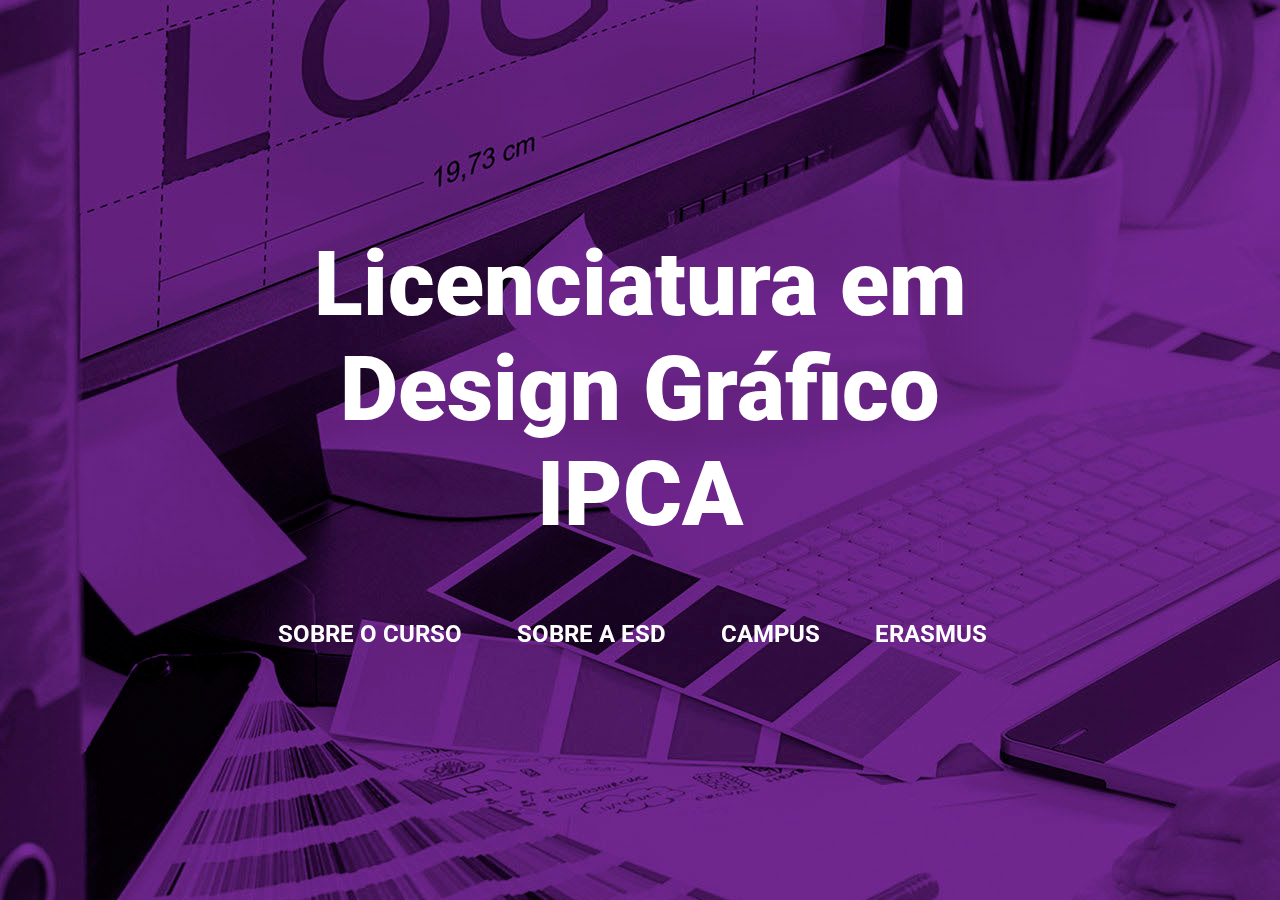
<file: index.html>
<!DOCTYPE html>
<html lang="en">

<head>
    <meta charset="UTF-8">
    <meta name="viewport" content="width=device-width, initial-scale=1.0">
    <title>Licenciatura em Design Gráfico IPCA</title>
    <link href="css/styles.css" rel="stylesheet">
    <link href="https://fonts.googleapis.com/css2?family=Roboto:wght@400;500;900&display=swap" rel="stylesheet">
</head>

<body>
    <header class="header">

    <div class="headerContent">
      <div class="HomeTitle"><h1>Licenciatura em<br>Design Gráfico<br>IPCA</h1></div>

      <div class="MenuHome">
          <div class="B1"><h2><a href="sobrecurso.html">SOBRE O CURSO</a></h2></div>
          <div class="B1"><h2><a href="sobre_esd.html">SOBRE A ESD</a></h2></div>
          <div class="B1"><h2><a href="campus.html">CAMPUS</a></h2></div>
          <div class="B1"><h2><a href="erasmus.html">ERASMUS</a></h2></div>

      </div>

    </div>

    </header>
    <script src="jquery-3.5.1.min.js"></script>
    <script src="scripts.js"></script>
</body>
</html>
</file>
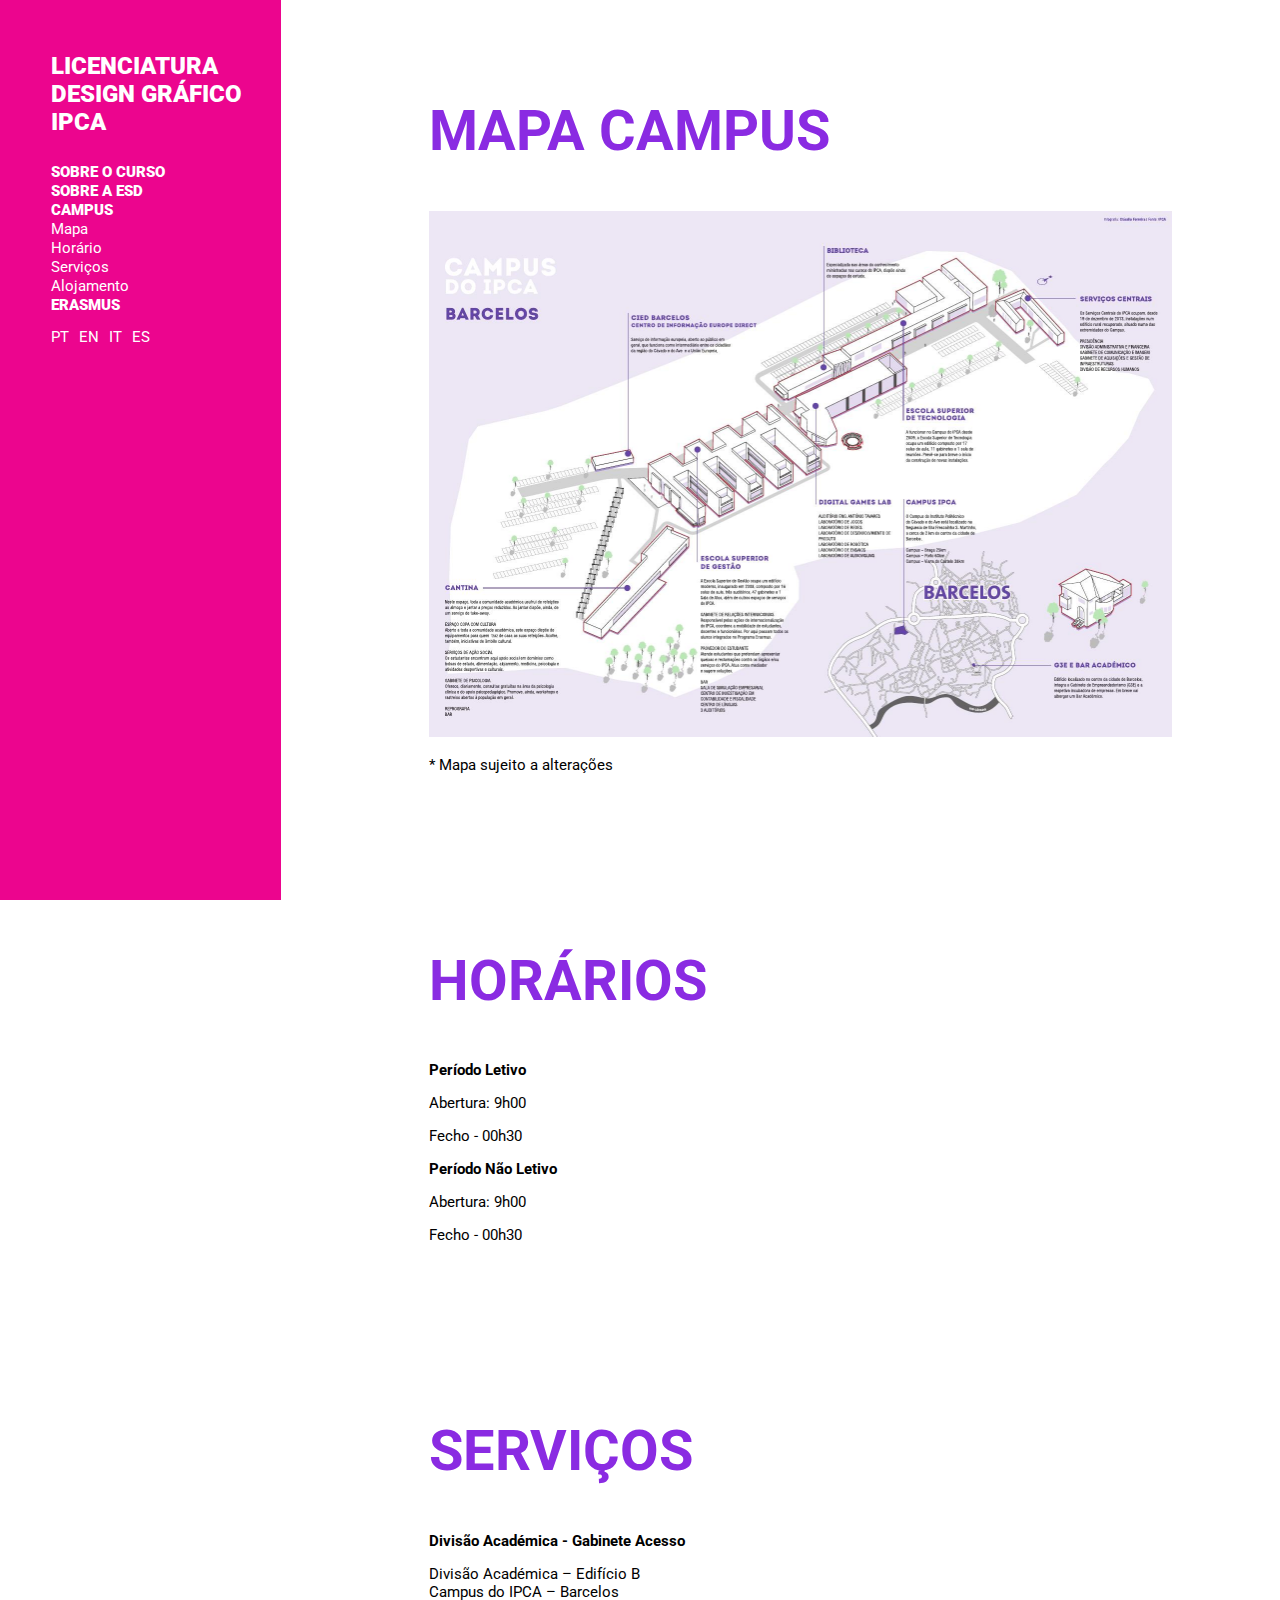
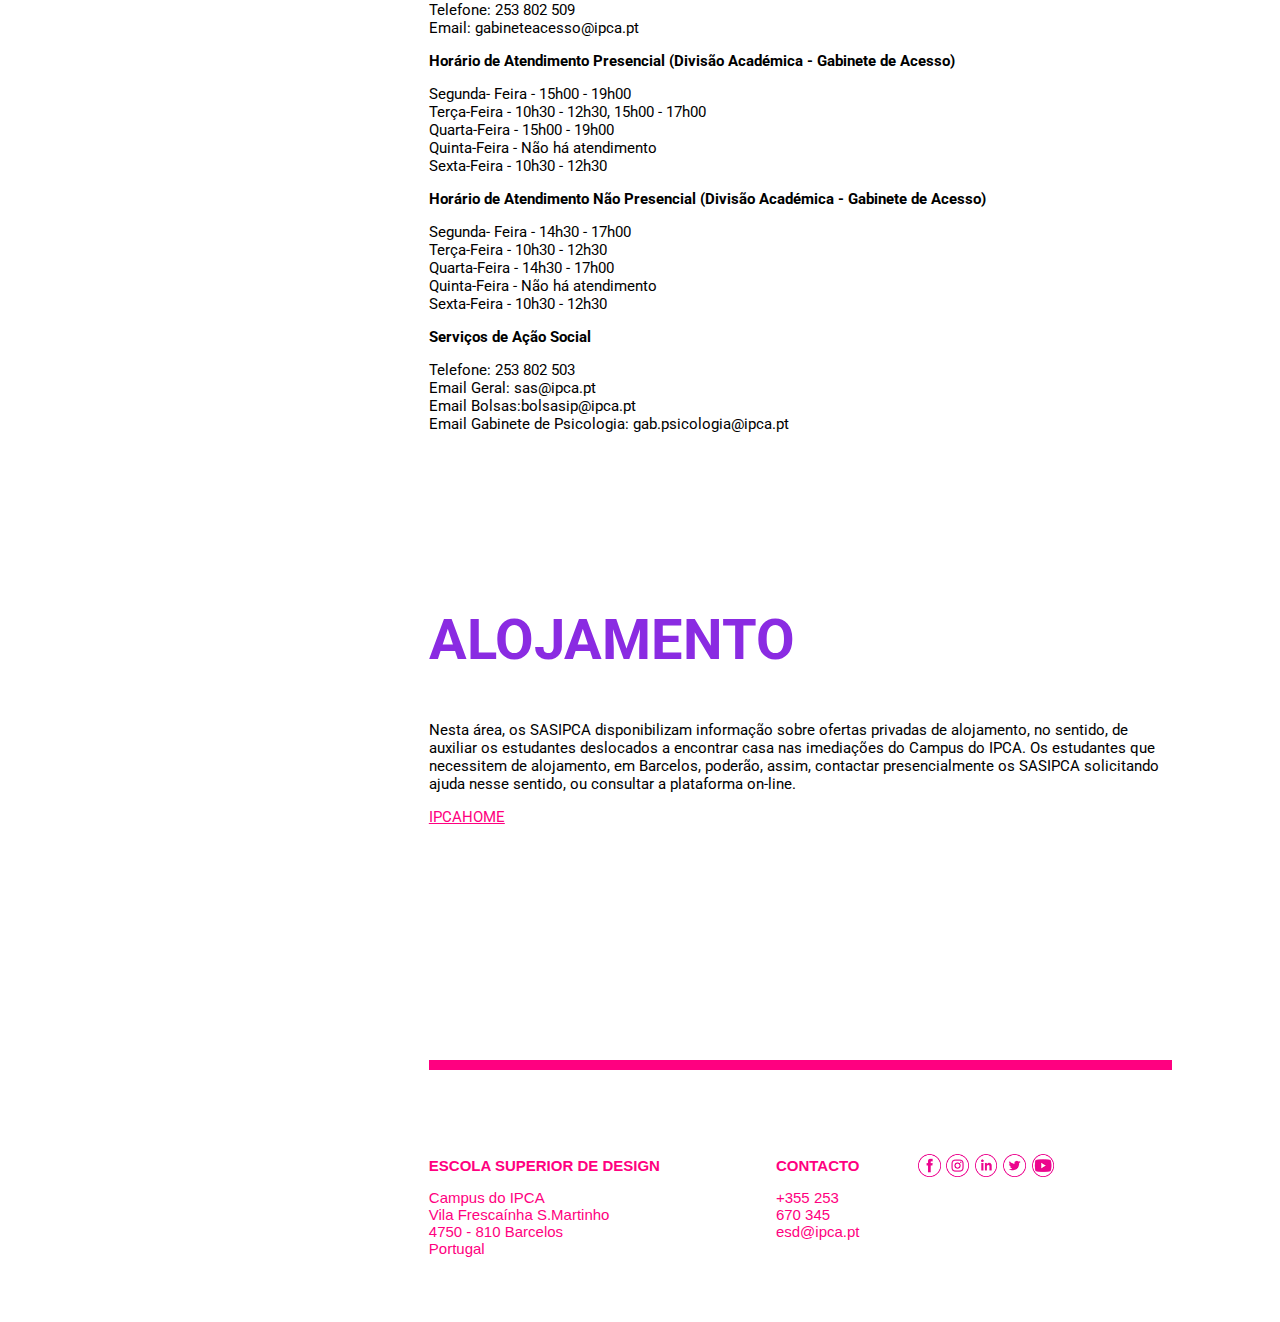
<file: campus.html>
<!DOCTYPE html>
<html lang="en">

<head>
    <meta charset="UTF-8">
    <meta name="viewport" content="width=device-width, initial-scale=1.0">
    <title>Campus</title>
    <link href="css/styles.css" rel="stylesheet">
    <link href="https://fonts.googleapis.com/css2?family=Roboto:wght@400;500;900&display=swap" rel="stylesheet">
</head>

<body>
    <div class="container">

      <div class="aside">
        <div class="barra">
        
        <h1 class="MenuTitle"><a href="index.html">LICENCIATURA<br>DESIGN GRÁFICO<br>IPCA</a></h1>
        <button class="menu-button">Menu</button>
      </div>
        <nav class="menu-nav">
        <ul class="MainTopics">

          <li><a href="sobrecurso.html">SOBRE O CURSO</a>
            <ul class="topic">
              <li><a href="#Estrutura">Estrutura Curricular</a></li>
              <li><a href="#Condicoes">Condições de Acesso</a></li>
              <li><a href="#Propinas">Propinas</a></li>
              <li><a href="#Calendario">Calendário Escolar</a></li>
              <li><a href="#Testemunhos">Testemunhos</a></li>
              <li><a href="#Bolsas">Bolsas de Estudo</a></li>
              <li><a href="#Pos">Pós Curso</a></li>
            </ul>
          </li>

          <li><a href="sobre_esd.html">SOBRE A ESD</a>
            <ul class="topic">
              <li><a href="#Biografia">Biografia ESD</a></li>
              <li><a href="#Organograma">Organograma</a></li>
              <li><a href="#Docentes">Docentes</a></li>
              <li><a href="#Horario">Horário de Serviço</a></li>
            </ul>
          </li>


          <li><a href="campus.html">CAMPUS</a>
            <ul class="topic menu_active">
              <li><a href="#Mapa">Mapa</a></li>
              <li><a href="#Horario">Horário</a></li>
              <li><a href="#Servicos">Serviços</a></li>
              <li><a href="#Alojamento">Alojamento</a></li>
            </ul>
          </li>

          <li><a href="erasmus.html">ERASMUS</a>
            <ul class="topic">
              <li><a href="#Estudos">Estudos</a></li>
              <li><a href="#Estagios">Estágios</a></li>
              <li><a href="#Testemunhos1">Testemunhos</a></li>
            </ul>
          </li>
  
        
        <li>
         <ul class="linguas">
         <li><a href="">PT</a></li>
         <li><a href="">EN</a></li>
         <li><a href="">IT</a></li>
         <li><a href="">ES</a></li>
         </ul>
       </li>
        </ul>
        </nav>

    </div>
        
        <div class="main">
            <div class="container1">
            <h1 id="Mapa">MAPA CAMPUS</h1>

            <img src="pics/mapa.jpg" alt="Mapa do Campus IPCA Barcelos"/>
            <p>* Mapa sujeito a alterações</p>
            </div>

            <div class="container1">
            <h1 id="Horario">HORÁRIOS</h1>
              <h2>Período Letivo </h2>
              <p>Abertura: 9h00</p>
              <p>Fecho - 00h30</p>

              <h2>Período Não Letivo </h2>
              <p>Abertura: 9h00</p>
              <p>Fecho - 00h30</p>
            </div>

            <div class="container1">
            <h1 id="Servicos">SERVIÇOS</h1>
              <h2>Divisão Académica - Gabinete Acesso</h2>
              <p>Divisão Académica – Edifício B<br>
                Campus do IPCA – Barcelos<br>
                Telefone: 253  802 509<br>
                Email: gabineteacesso@ipca.pt
                </p>

              <h2>Horário de Atendimento Presencial (Divisão Académica - Gabinete de Acesso)</h2>
              <p>Segunda- Feira - 15h00 - 19h00<br>
                Terça-Feira - 10h30 - 12h30, 15h00 - 17h00<br>
                Quarta-Feira - 15h00 - 19h00<br>
                Quinta-Feira - Não há atendimento<br>
                Sexta-Feira - 10h30 - 12h30
                </p>

              <h2>Horário de Atendimento Não Presencial (Divisão Académica - Gabinete de Acesso)</h2>
              <p>Segunda- Feira - 14h30 - 17h00<br>
                Terça-Feira - 10h30 - 12h30<br>
                Quarta-Feira - 14h30 - 17h00<br>
                Quinta-Feira - Não há atendimento<br>
                Sexta-Feira - 10h30 - 12h30
                </p>

              <h2>Serviços de Ação Social</h2>
              <p>Telefone: 253 802 503<br>
                Email Geral: sas@ipca.pt<br>
                Email Bolsas:bolsasip@ipca.pt<br>
                Email Gabinete de Psicologia: gab.psicologia@ipca.pt
                </p>
              </div>

              <div class="container1">
                <h1 id="Alojamento">ALOJAMENTO</h1>
                <p>Nesta área, os SASIPCA disponibilizam informação sobre ofertas privadas de alojamento, no sentido, de auxiliar os estudantes deslocados a encontrar casa nas imediações do Campus do IPCA.

                  Os estudantes que necessitem de alojamento, em Barcelos, poderão, assim, contactar presencialmente os SASIPCA solicitando ajuda nesse sentido, ou consultar a plataforma on-line.
                  </p>
                <p><a href="http://www.ipcahome.aaipca.pt/">IPCAHOME</a></p>
              </div>

        </div>


          <footer>
            <hr>
            <div class="site_footer">
             
                  <div class="row">        
                        <div class="esd">
                          <h2>ESCOLA SUPERIOR DE DESIGN</h2>
                          <p>
                            Campus do IPCA<br>
                            Vila Frescaínha S.Martinho<br>
                            4750 - 810 Barcelos<br>
                            Portugal
                          </p>
                        </div>
                    
        
                        <div class="contacto">
                          <h2>CONTACTO</h2>
                            <p>+355 253 670 345<br>
                                esd@ipca.pt
                            </p>
                        </div>
        
                        <div class="links">
                
                            <a href="https://www.facebook.com/ESD.IPCA/" target="_blank"><img src="pics/icons/fb.png" alt="Facebook"> </a>
                            <a href="https://www.instagram.com/esd.ipca/" target="_blank"><img src="pics/icons/insta.png" alt="Instagram"> </a>
                            <a href="https://pt.linkedin.com/in/paula-tavares-069a3714" target="_blank"><img src="pics/icons/linkedin.png" alt="Linked In"> </a>
                            <a href="https://twitter.com/ipca/" target="_blank"><img src="pics/icons/twt.png" alt="Twitter"> </a>
                            <a href="https://www.youtube.com/channel/UCFbcUEN9As7gJZVoeXgZouQ/" target="_blank"><img src="pics/icons/u2b.png" alt="Perfil Youtbe"> </a>
                
                        </div>

                  </div>
            </div>

        </footer>
      </div>
      <script src="jquery-3.5.1.min.js"></script>
      <script src="scripts.js"></script>
</body>
</html>
</file>
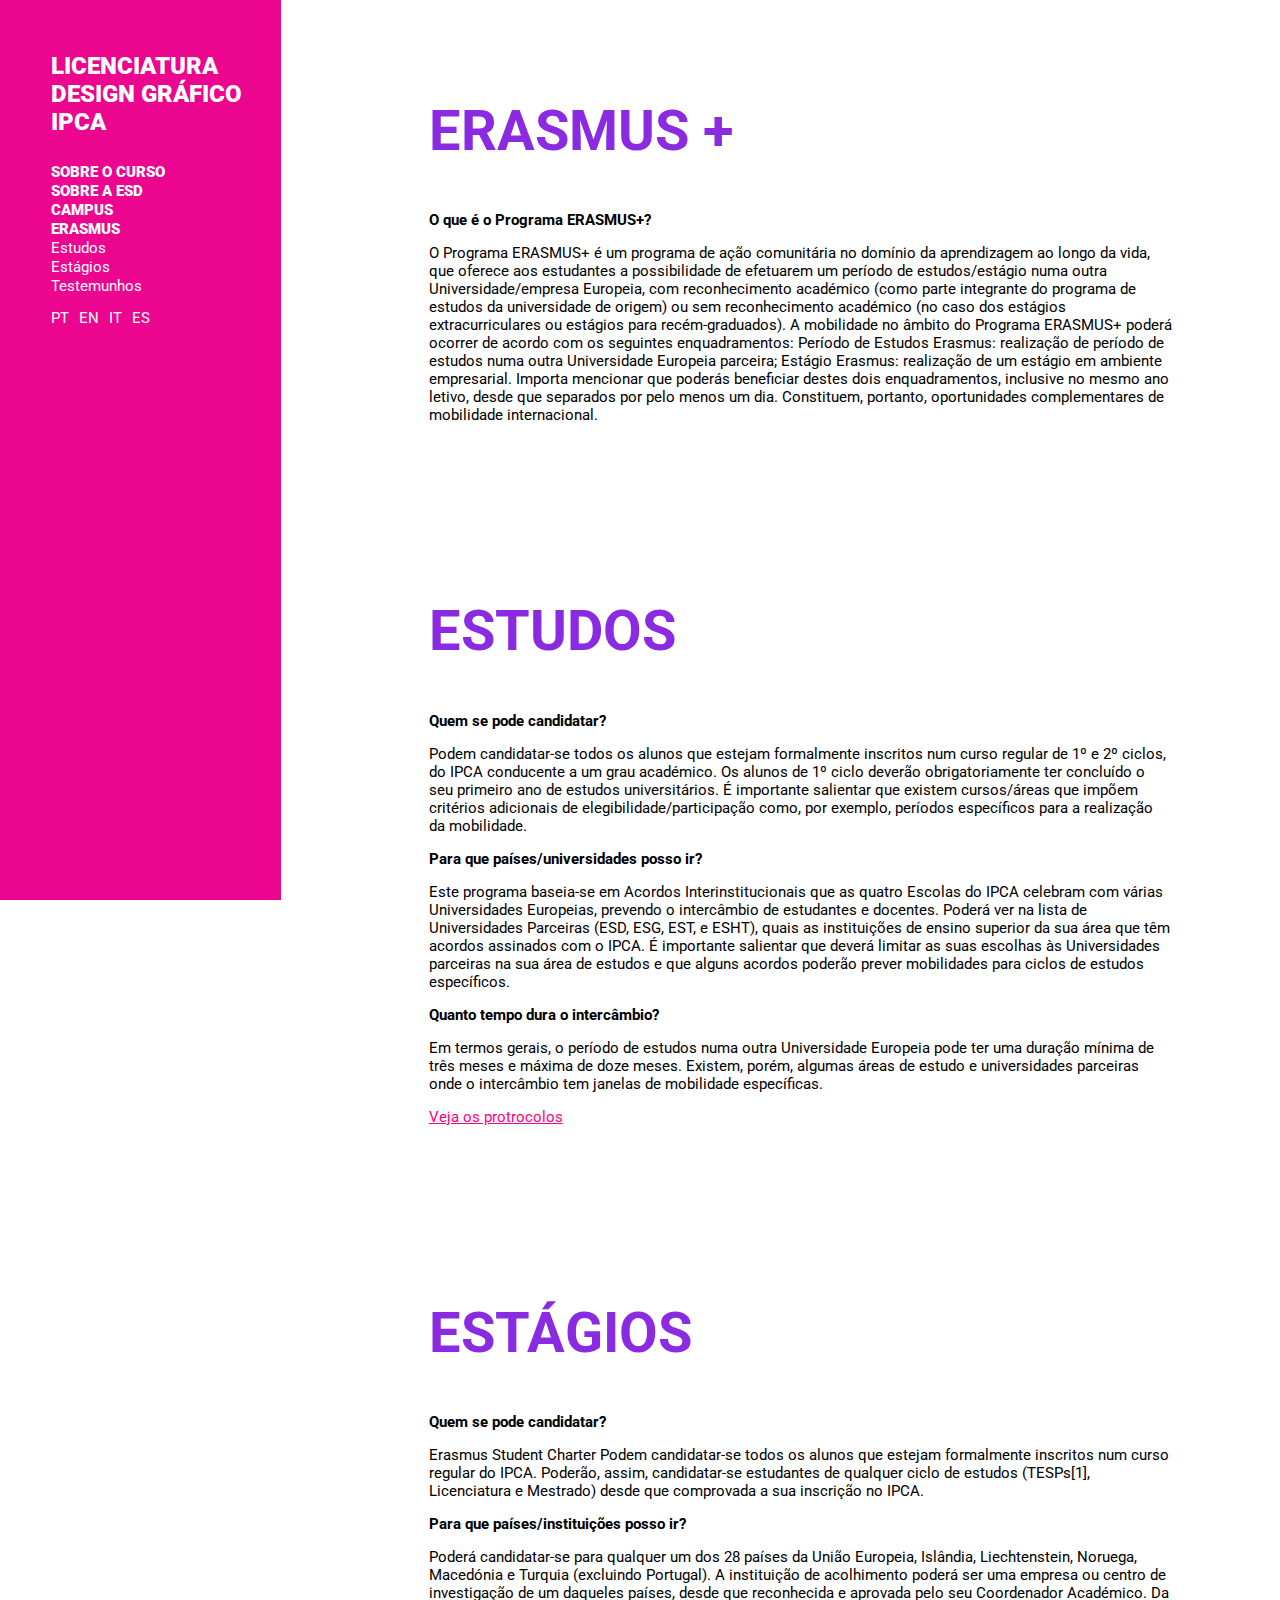
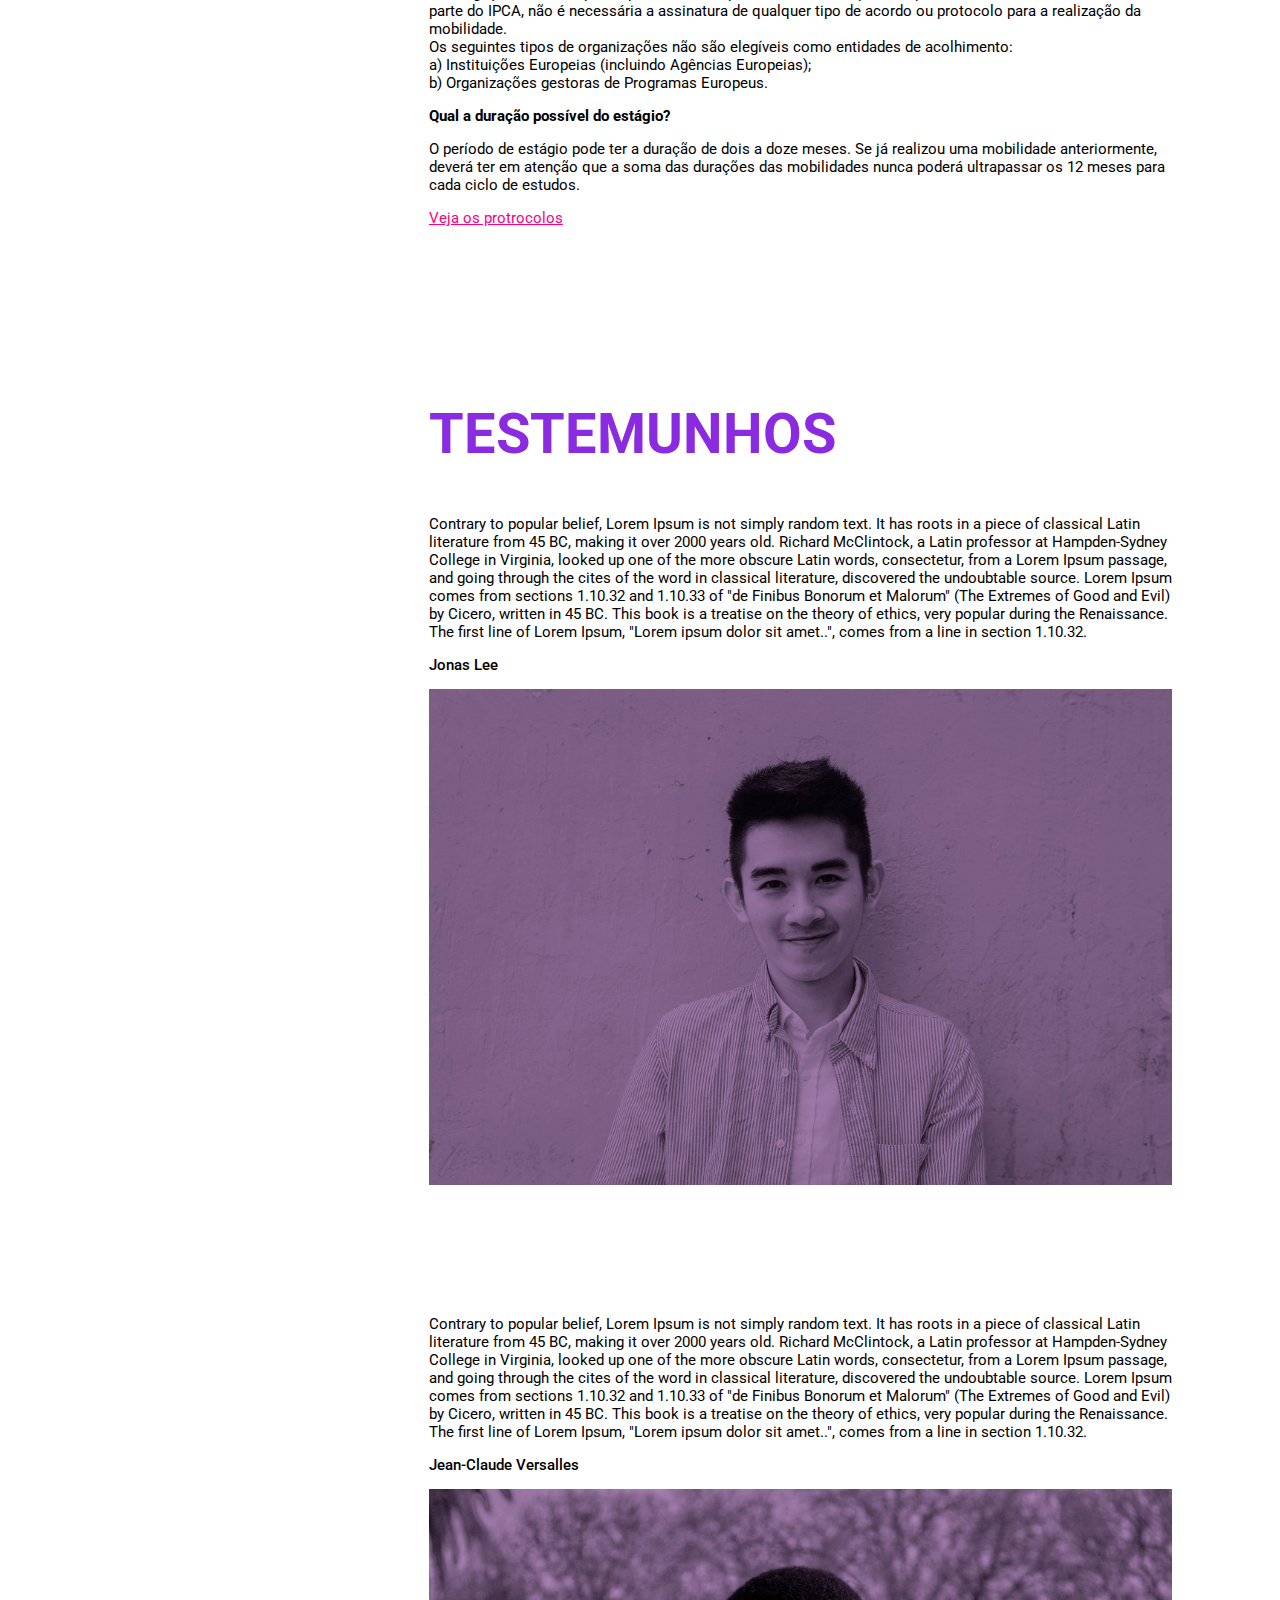
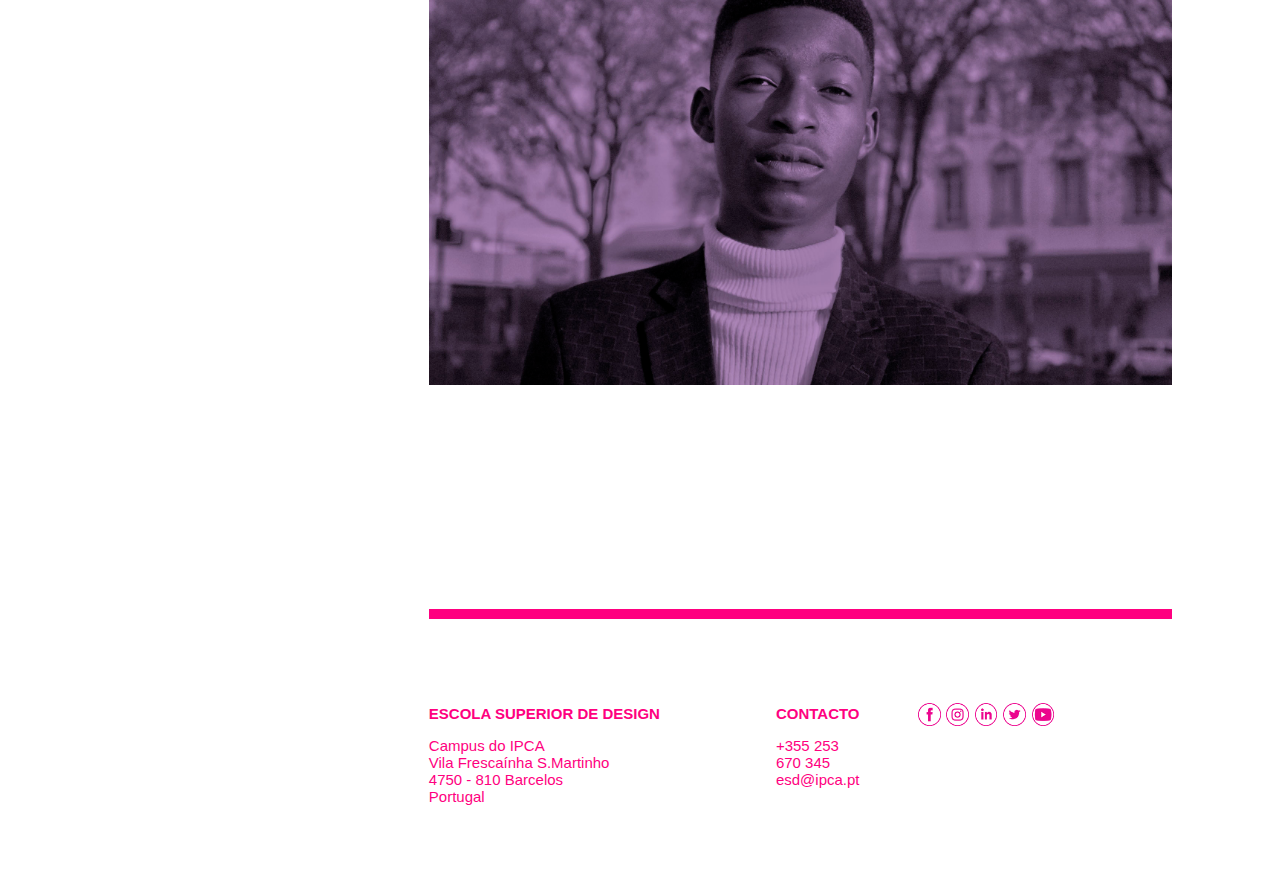
<file: erasmus.html>
<!DOCTYPE html>
<html lang="en">

<head>
    <meta charset="UTF-8">
    <meta name="viewport" content="width=device-width, initial-scale=1.0">
    <title>Erasmus</title>
    <link href="css/styles.css" rel="stylesheet">
    <link href="https://fonts.googleapis.com/css2?family=Roboto:wght@400;500;900&display=swap" rel="stylesheet">
</head>

<body>
    <div class="container">

      <div class="aside">
        <div class="barra">
        
        <h1 class="MenuTitle"><a href="index.html">LICENCIATURA<br>DESIGN GRÁFICO<br>IPCA</a></h1>
        <button class="menu-button">Menu</button>
      </div>
        <nav class="menu-nav">
        <ul class="MainTopics">

          <li><a href="sobrecurso.html">SOBRE O CURSO</a>
            <ul class="topic">
              <li><a href="#Estrutura">Estrutura Curricular</a></li>
              <li><a href="#Condicoes">Condições de Acesso</a></li>
              <li><a href="#Propinas">Propinas</a></li>
              <li><a href="#Calendario">Calendário Escolar</a></li>
              <li><a href="#Testemunhos">Testemunhos</a></li>
              <li><a href="#Bolsas">Bolsas de Estudo</a></li>
              <li><a href="#Pos">Pós Curso</a></li>
            </ul>
          </li>

          <li><a href="sobre_esd.html">SOBRE A ESD</a>
            <ul class="topic">
              <li><a href="#Biografia">Biografia ESD</a></li>
              <li><a href="#Organograma">Organograma</a></li>
              <li><a href="#Docentes">Docentes</a></li>
              <li><a href="#Horario">Horário de Serviço</a></li>
            </ul>
          </li>


          <li><a href="campus.html">CAMPUS</a>
            <ul class="topic">
              <li><a href="#Mapa">Mapa</a></li>
              <li><a href="#Horario">Horário</a></li>
              <li><a href="#Servicos">Serviços</a></li>
              <li><a href="#Alojamento">Alojamento</a></li>
            </ul>
          </li>

          <li><a href="">ERASMUS</a>
            <ul class="topic menu_active">
              <li><a href="#Estudos">Estudos</a></li>
              <li><a href="#Estagios">Estágios</a></li>
              <li><a href="#Testemunhos1">Testemunhos</a></li>
            </ul>
          </li>
  
        
        <li>
         <ul class="linguas">
         <li><a href="">PT</a></li>
         <li><a href="">EN</a></li>
         <li><a href="">IT</a></li>
         <li><a href="">ES</a></li>
         </ul>
       </li>
        </ul>
        </nav>

    </div>
        
        <div class="main">
            <div class="container1">
            <h1 id="Erasmus">ERASMUS +</h1>
                <h2>O que é o Programa ERASMUS+?</h2>

            <p>O Programa ERASMUS+ é um programa de ação comunitária no domínio da aprendizagem ao longo da vida, que oferece aos estudantes a possibilidade de efetuarem um período de estudos/estágio numa outra Universidade/empresa Europeia, com reconhecimento académico (como parte integrante do programa de estudos da universidade de origem) ou sem reconhecimento académico (no caso dos estágios extracurriculares ou estágios para recém-graduados).
                A mobilidade no âmbito do Programa ERASMUS+ poderá ocorrer de acordo com os seguintes enquadramentos:
                
                Período de Estudos Erasmus: realização de período de estudos numa outra Universidade Europeia parceira;
                Estágio Erasmus: realização de um estágio em ambiente empresarial.
                
                Importa mencionar que poderás beneficiar destes dois enquadramentos, inclusive no mesmo ano letivo, desde que separados por pelo menos um dia. Constituem, portanto, oportunidades complementares de mobilidade internacional.</p>
            </div>

            <div class="container1">
            <h1 id="Estudos">ESTUDOS</h1>
              <h2>Quem se pode candidatar? </h2>
              <p>Podem candidatar-se todos os alunos que estejam formalmente inscritos num curso regular de 1º e 2º ciclos, do IPCA conducente a um grau académico. Os alunos de 1º ciclo deverão obrigatoriamente ter concluído o seu primeiro ano de estudos universitários. É importante salientar que existem cursos/áreas que impõem critérios adicionais de elegibilidade/participação como, por exemplo, períodos específicos para a realização da mobilidade.</p>
              

              <h2>Para que países/universidades posso ir?</h2>
              <p>Este programa baseia-se em Acordos Interinstitucionais que as quatro Escolas do IPCA celebram com várias Universidades Europeias, prevendo o intercâmbio de estudantes e docentes. Poderá ver na lista de Universidades Parceiras (ESD, ESG, EST, e ESHT), quais as instituições de ensino superior da sua área que têm acordos assinados com o IPCA. É importante salientar que deverá limitar as suas escolhas às Universidades parceiras na sua área de estudos e que alguns acordos poderão prever mobilidades para ciclos de estudos específicos.</p>

              <h2>Quanto tempo dura o intercâmbio?</h2>
              <p>Em termos gerais, o período de estudos numa outra Universidade Europeia pode ter uma duração mínima de três meses e máxima de doze meses. Existem, porém, algumas áreas de estudo e universidades parceiras onde o intercâmbio tem janelas de mobilidade específicas.</p>

              <p><a href="https://ipca.pt/ipca/unidades/upraxis/gabinete-de-relacoes-internacionais/estudantes-out/programa-erasmus/estudos/">Veja os protrocolos</a></p>


            </div>

            <div class="container1">
            <h1 id="Estagios">ESTÁGIOS</h1>
              <h2>Quem se pode candidatar?</h2>
              <p>Erasmus Student Charter
                Podem candidatar-se todos os alunos que estejam formalmente inscritos num curso regular do IPCA. Poderão, assim, candidatar-se estudantes de qualquer ciclo de estudos (TESPs[1], Licenciatura e Mestrado) desde que comprovada a sua inscrição no IPCA.</p>

              <h2>Para que países/instituições posso ir?</h2>
              <p>Poderá candidatar-se para qualquer um dos 28 países da União Europeia, Islândia, Liechtenstein, Noruega, Macedónia e Turquia (excluindo Portugal). A instituição de acolhimento poderá ser uma empresa ou centro de investigação de um daqueles países, desde que reconhecida e aprovada pelo seu Coordenador Académico. Da parte do IPCA, não é necessária a assinatura de qualquer tipo de acordo ou protocolo para a realização da mobilidade.<br>

                Os seguintes tipos de organizações não são elegíveis como entidades de acolhimento:<br>
                a) Instituições Europeias (incluindo Agências Europeias);<br>
                b) Organizações gestoras de Programas Europeus.</p>

              <h2>Qual a duração possível do estágio?</h2>
              <p>O período de estágio pode ter a duração de dois a doze meses. Se já realizou uma mobilidade anteriormente, deverá ter em atenção que a soma das durações das mobilidades nunca poderá ultrapassar os 12 meses para cada ciclo de estudos.</p>

              <p><a href="https://ipca.pt/ipca/unidades/upraxis/gabinete-de-relacoes-internacionais/estudantes-out/programa-erasmus/estudos/">Veja os protrocolos</a></p>

              </div>

              <div class="container1">
                <h1 id="Testemunhos1">TESTEMUNHOS</h1>
                <p>Contrary to popular belief, Lorem Ipsum is not simply random text. It has roots in a piece of classical Latin literature from 45 BC, making it over 2000 years old. Richard McClintock, a Latin professor at Hampden-Sydney College in Virginia, looked up one of the more obscure Latin words, consectetur, from a Lorem Ipsum passage, and going through the cites of the word in classical literature, discovered the undoubtable source. Lorem Ipsum comes from sections 1.10.32 and 1.10.33 of "de Finibus Bonorum et Malorum" (The Extremes of Good and Evil) by Cicero, written in 45 BC. This book is a treatise on the theory of ethics, very popular during the Renaissance. The first line of Lorem Ipsum, "Lorem ipsum dolor sit amet..", comes from a line in section 1.10.32.</p>
                <p class="nomes">Jonas Lee</p>
                <img src="pics/jonas.jpg" alt="Mapa do Campus IPCA Barcelos"/>

                </div>

                <div class="container1">
                <p>Contrary to popular belief, Lorem Ipsum is not simply random text. It has roots in a piece of classical Latin literature from 45 BC, making it over 2000 years old. Richard McClintock, a Latin professor at Hampden-Sydney College in Virginia, looked up one of the more obscure Latin words, consectetur, from a Lorem Ipsum passage, and going through the cites of the word in classical literature, discovered the undoubtable source. Lorem Ipsum comes from sections 1.10.32 and 1.10.33 of "de Finibus Bonorum et Malorum" (The Extremes of Good and Evil) by Cicero, written in 45 BC. This book is a treatise on the theory of ethics, very popular during the Renaissance. The first line of Lorem Ipsum, "Lorem ipsum dolor sit amet..", comes from a line in section 1.10.32.</p>
                <p class="nomes">Jean-Claude Versalles </p>
                <img src="pics/jean.jpg" alt="Mapa do Campus IPCA Barcelos"/>
                </div>



        </div>


        <footer>
          <hr>
          <div class="site_footer">
             
            <div class="row">        
                  <div class="esd">
                    <h2>ESCOLA SUPERIOR DE DESIGN</h2>
                    <p>
                      Campus do IPCA<br>
                      Vila Frescaínha S.Martinho<br>
                      4750 - 810 Barcelos<br>
                      Portugal
                    </p>
                  </div>
              
  
                  <div class="contacto">
                    <h2>CONTACTO</h2>
                      <p>+355 253 670 345<br>
                          esd@ipca.pt
                      </p>
                  </div>
  
                  <div class="links">
          
                      <a href="https://www.facebook.com/ESD.IPCA/" target="_blank"><img src="pics/icons/fb.png" alt="Facebook"> </a>
                      <a href="https://www.instagram.com/esd.ipca/" target="_blank"><img src="pics/icons/insta.png" alt="Instagram"> </a>
                      <a href="https://pt.linkedin.com/in/paula-tavares-069a3714" target="_blank"><img src="pics/icons/linkedin.png" alt="Linked In"> </a>
                      <a href="https://twitter.com/ipca/" target="_blank"><img src="pics/icons/twt.png" alt="Twitter"> </a>
                      <a href="https://www.youtube.com/channel/UCFbcUEN9As7gJZVoeXgZouQ/" target="_blank"><img src="pics/icons/u2b.png" alt="Perfil Youtbe"> </a>
          
                  </div>

            </div>
      </div>
      </footer>
    </div>
    <script src="jquery-3.5.1.min.js"></script>
    <script src="scripts.js"></script>
</body>
</html>
</file>
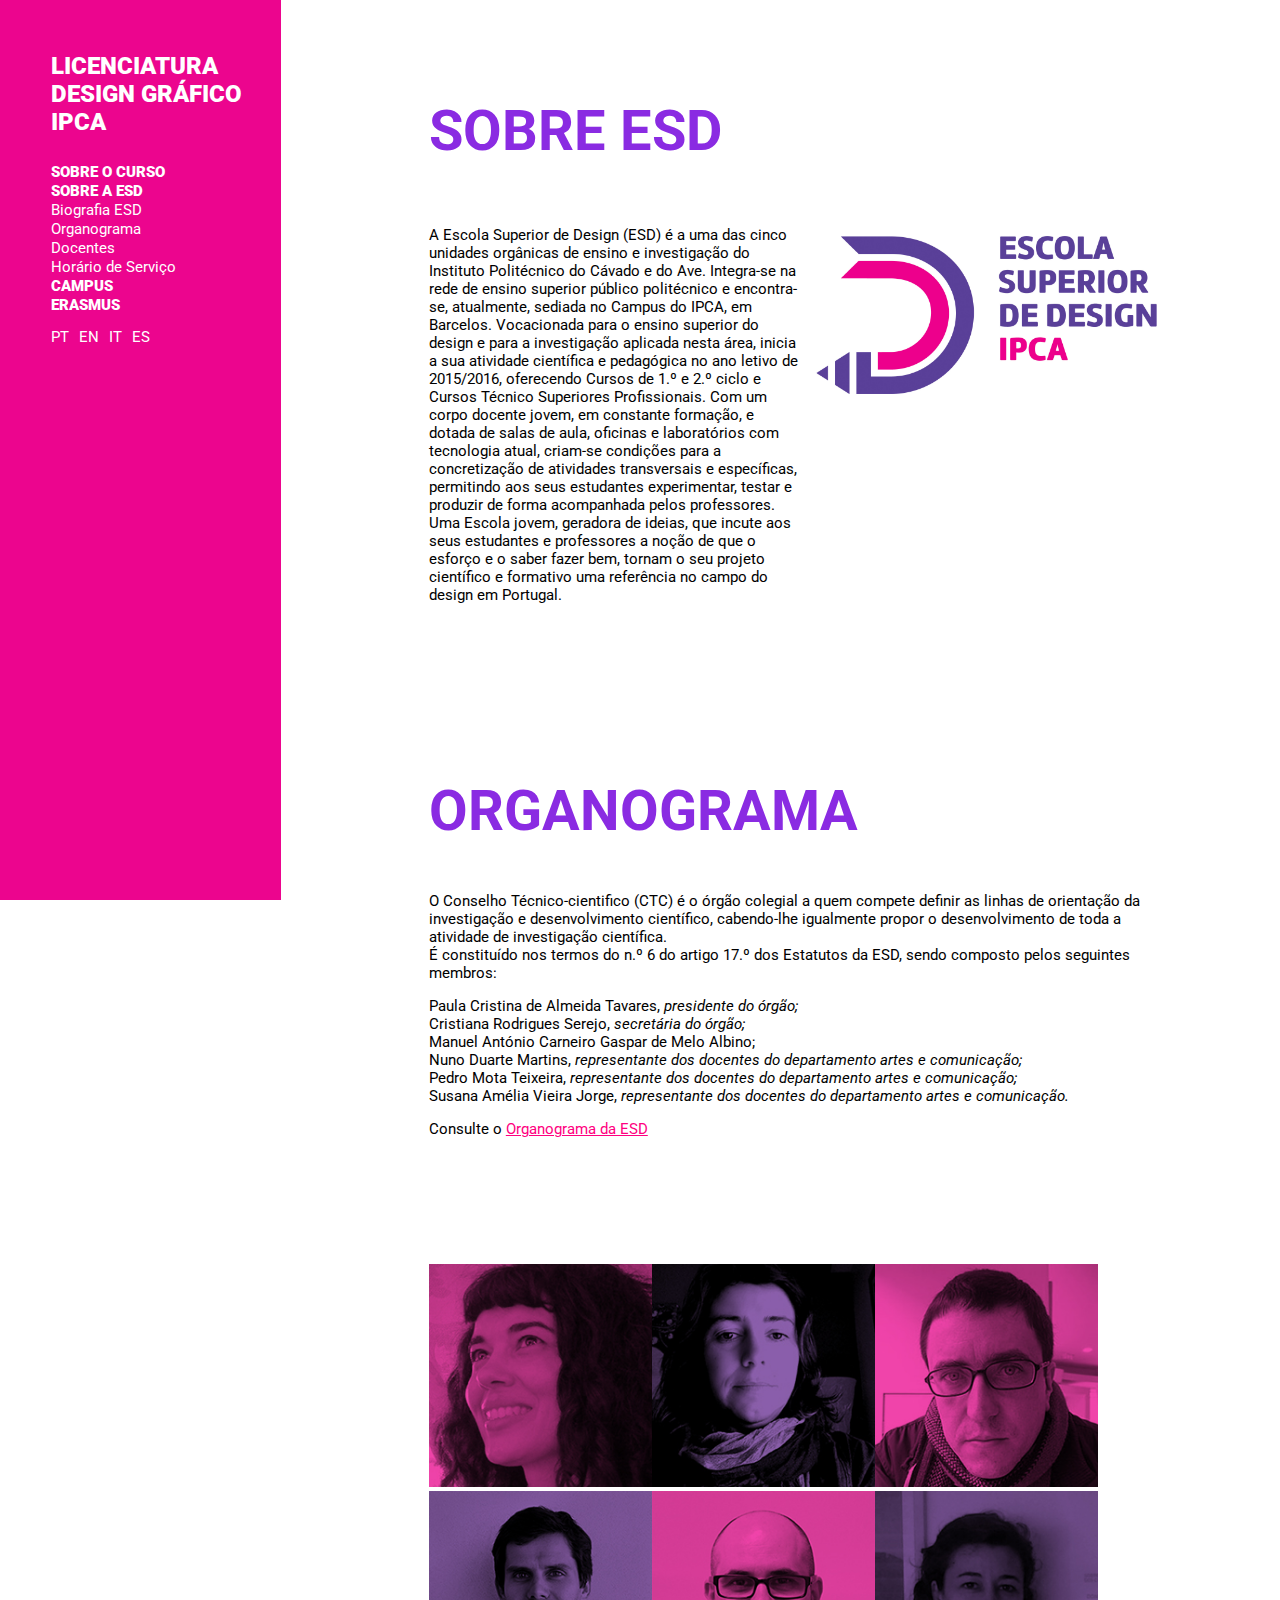
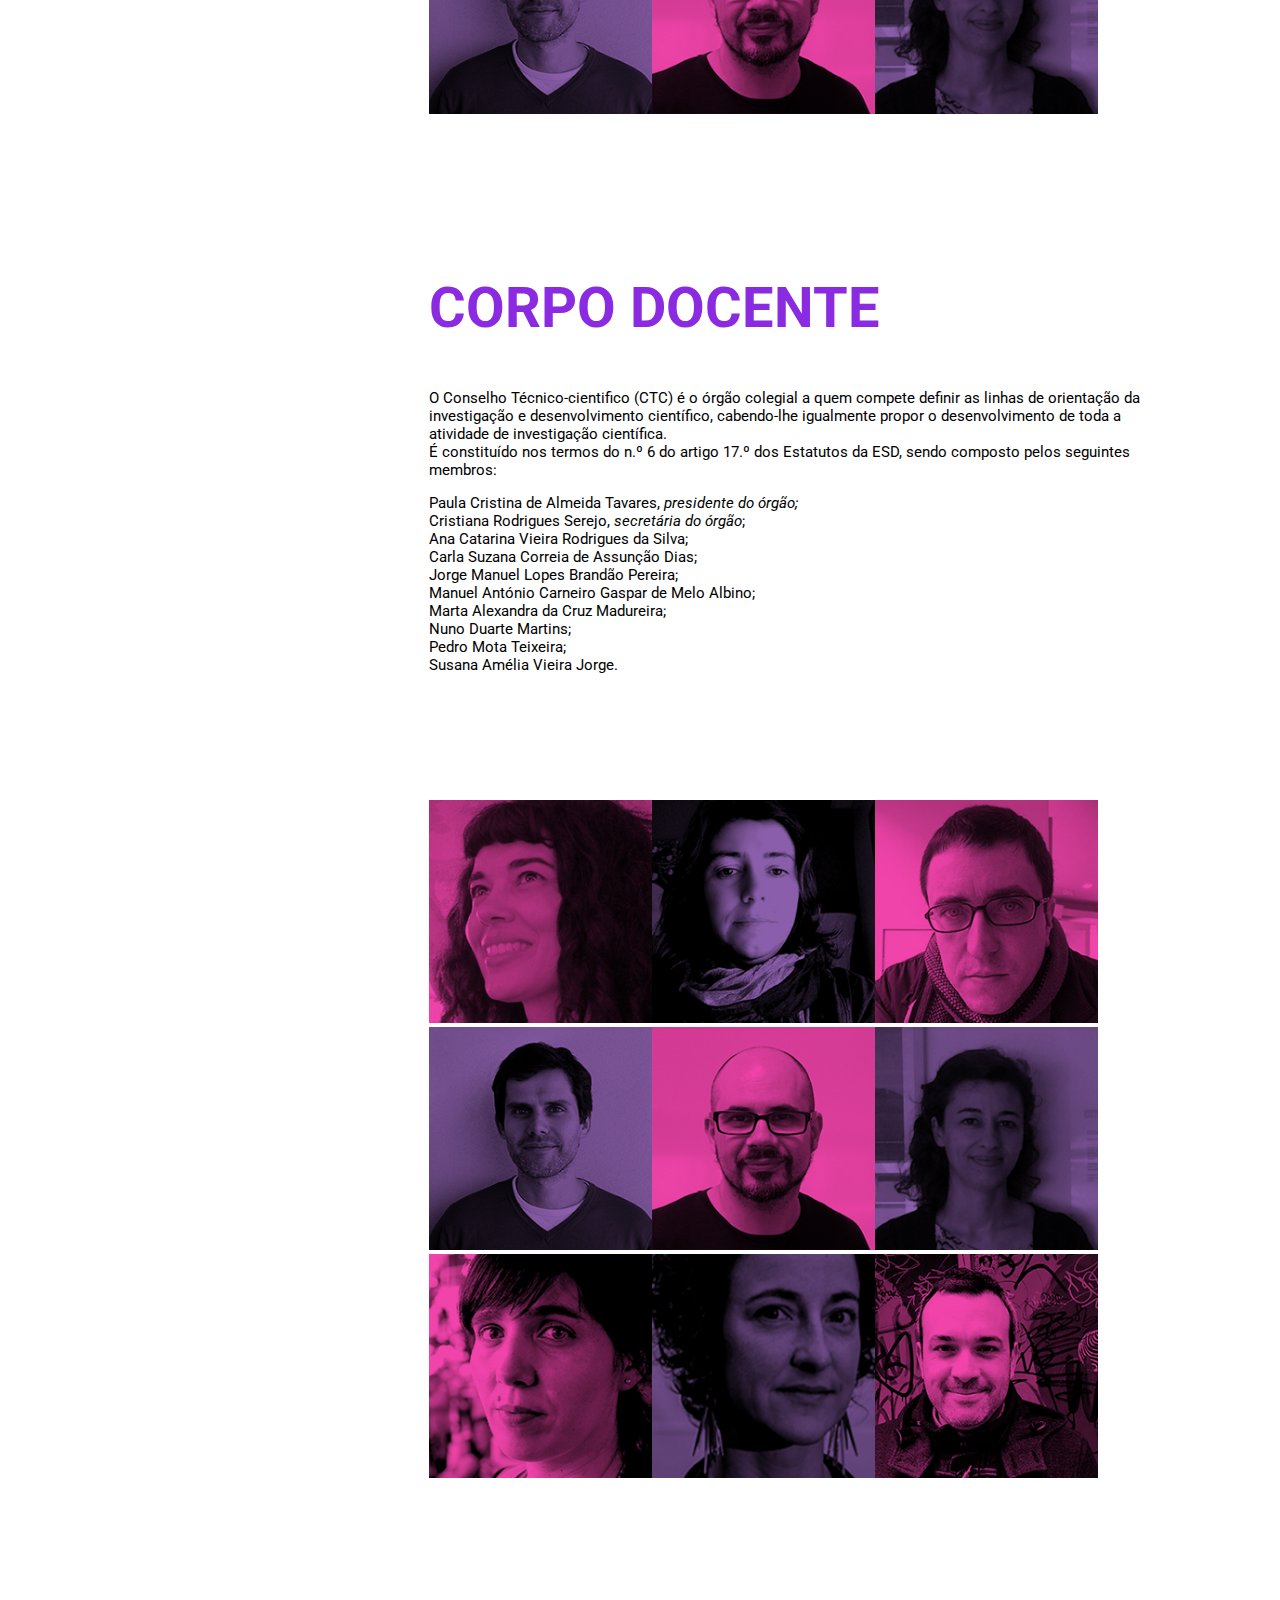
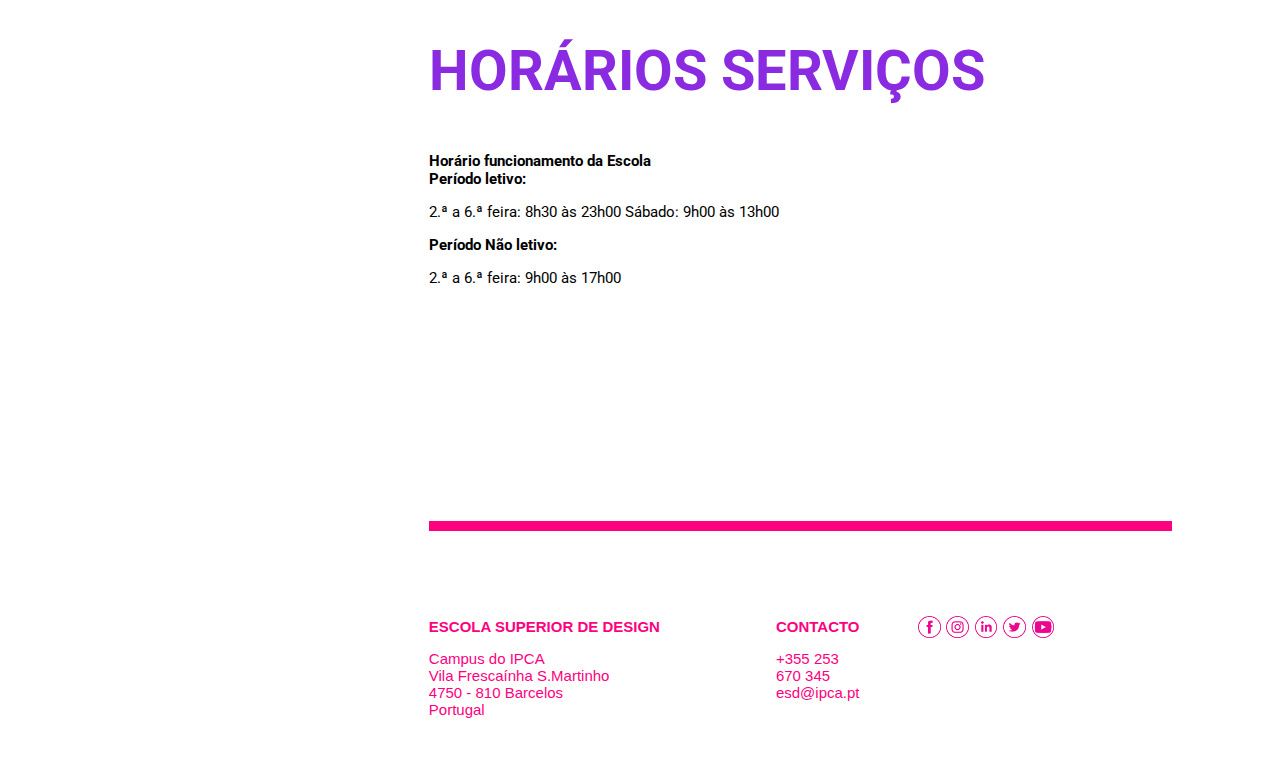
<file: sobre_esd.html>
<!DOCTYPE html>
<html lang="en">
<head>
    <meta charset="UTF-8">
    <meta name="viewport" content="width=device-width, initial-scale=1.0">
    <title>Sobre a ESD</title>
    <link href="css/styles.css" rel="stylesheet">
    <link href="https://fonts.googleapis.com/css2?family=Roboto:wght@400;500;900&display=swap" rel="stylesheet">
</head>
<body>
    <div class="container">
      <div class="aside">
        <div class="barra">
        
        <h1 class="MenuTitle"><a href="index.html">LICENCIATURA<br>DESIGN GRÁFICO<br>IPCA</a></h1>
        <button class="menu-button">Menu</button>
      </div>
        <nav class="menu-nav">
        <ul class="MainTopics">

          <li><a href="sobrecurso.html">SOBRE O CURSO</a>
            <ul class="topic">
              <li><a href="#Estrutura">Estrutura Curricular</a></li>
              <li><a href="#Condicoes">Condições de Acesso</a></li>
              <li><a href="#Propinas">Propinas</a></li>
              <li><a href="#Calendario">Calendário Escolar</a></li>
              <li><a href="#Testemunhos">Testemunhos</a></li>
              <li><a href="#Bolsas">Bolsas de Estudo</a></li>
              <li><a href="#Pos">Pós Curso</a></li>
            </ul>
          </li>

          <li><a href="sobre_esd.html">SOBRE A ESD</a>
            <ul class="topic menu_active">
              <li><a href="#Biografia">Biografia ESD</a></li>
              <li><a href="#Organograma">Organograma</a></li>
              <li><a href="#Docentes">Docentes</a></li>
              <li><a href="#Horario">Horário de Serviço</a></li>
            </ul>
          </li>


          <li><a href="campus.html">CAMPUS</a>
            <ul class="topic">
              <li><a href="#Mapa">Mapa</a></li>
              <li><a href="#Horario">Horário</a></li>
              <li><a href="#Servicos">Serviços</a></li>
              <li><a href="#Alojamento">Alojamento</a></li>
            </ul>
          </li>

          <li><a href="">ERASMUS</a>
            <ul class="topic">
              <li><a href="#Estudos">Estudos</a></li>
              <li><a href="#Estagios">Estágios</a></li>
              <li><a href="#Testemunhos1">Testemunhos</a></li>
            </ul>
          </li>
  
        
        <li>
         <ul class="linguas">
         <li><a href="">PT</a></li>
         <li><a href="">EN</a></li>
         <li><a href="">IT</a></li>
         <li><a href="">ES</a></li>
         </ul>
       </li>
        </ul>
        </nav>

    </div>
        
            <!--informação principal lado direito-->
            <div class="main">
                <h1 id="Biografia">SOBRE ESD</h1>
                
                <div class="container_esd">
                <p>A Escola Superior de Design (ESD) é a uma das  cinco unidades orgânicas de ensino e  investigação do Instituto Politécnico do Cávado e do Ave. Integra-se na rede de ensino superior público politécnico e encontra-se, atualmente, sediada no Campus do IPCA, em Barcelos.

                    Vocacionada para o ensino superior  do design e para a investigação aplicada nesta área, inicia a sua atividade científica e pedagógica no ano letivo de 2015/2016, oferecendo Cursos de 1.º e 2.º ciclo e Cursos Técnico Superiores Profissionais.
                    
                    Com um corpo docente jovem, em constante formação, e dotada de salas de aula, oficinas e laboratórios com tecnologia atual, criam-se condições para a concretização de atividades transversais e específicas, permitindo aos seus estudantes experimentar, testar e produzir de forma acompanhada pelos professores. Uma Escola jovem, geradora de ideias, que incute aos seus estudantes e professores a noção de que o esforço e o saber fazer bem, tornam o seu projeto científico e formativo uma referência no campo do design em Portugal.
                </p>
                <img src="pics/logoESD.jpg" alt="Logotipo EScola Superior De Design">
                </div>
    
                <div class="container_organograma">
                <h1 id="Organograma">ORGANOGRAMA</h1>
                  <p>O Conselho Técnico-cientifico (CTC) é o órgão colegial a quem compete definir as linhas de orientação da investigação e desenvolvimento científico, cabendo-lhe igualmente propor o desenvolvimento de toda a atividade de investigação científica.<br>É constituído nos termos do n.º 6 do artigo 17.º dos Estatutos  da ESD, sendo composto pelos seguintes membros:
                    </p>
                  <p>Paula Cristina de Almeida Tavares,<em> presidente do órgão;</em><br>
                    Cristiana Rodrigues Serejo, <em>secretária do órgão;</em><br>
                    Manuel António Carneiro Gaspar de Melo Albino;<br>
                    Nuno Duarte Martins,<em> representante dos docentes do departamento artes e comunicação;</em><br>
                    Pedro Mota Teixeira,<em> representante dos docentes do departamento artes e comunicação;</em><br>
                    Susana Amélia Vieira Jorge,<em> representante dos docentes do departamento artes e comunicação.</em></p>
                    <p>Consulte o <a href="https://ipca.pt/ipca/apresentacao/o-ipca/despachos/" target="_blank"> Organograma da ESD</a> </p>
                </div>

                <div class="aviso"><p>*Clicar sobre a fotogrfia para ver a função</p></div>
                <!--Fotos estado hover1-->

              <div class="Galeria">
                <div class="fotos_hover">

                    <div class="paula">
                      <img src="pics/profs/Paula-Tavares.jpg" alt="Diretora Escola Superior de Design">
                      <div class="overlay">
                        <div class="text">Presidente do Orgão</div>
                      </div>
                    </div>

                    <div class="serejo">
                      <img src="pics/profs/Cristiana_Serejo_foto.jpg" alt="Diretora Escola Superior de Design">
                      <div class="overlay">
                        <div class="text">Docente Departamento de Artes e Comunicação</div>
                      </div>
                    </div>

                    <div class="albino">
                      <img src="pics/profs/manuel_albino_BI_reduc.jpg" alt="Diretora Escola Superior de Design">
                      <div class="overlay">
                        <div class="text">Docente Departamento de Artes e Comunicação</div>
                      </div>
                    </div>

                    <div class="nuno">
                      <img src="pics/profs/nuno-martins.jpg" alt="Diretora Escola Superior de Design">
                      <div class="overlay">
                        <div class="text">Docente Departamento de Artes e Comunicação</div>
                      </div>
                    </div>

                    <div class="mota_teixeira">
                      <img src="pics/profs/Pedro-Mota-Teixeira.jpg" alt="Diretora Escola Superior de Design">
                      <div class="overlay">
                        <div class="text">Docente Departamento de Artes e Comunicação</div>
                      </div>
                    </div>

                    <div class="susana">
                      <img src="pics/profs/Susana_Jorge.jpg" alt="Diretora Escola Superior de Design">
                      <div class="overlay">
                        <div class="text">Docente Departamento de Artes e Comunicação</div>
                      </div>
                    </div>
                            
                </div>
              </div>
    
                <div class="container_corpodocente">
                <h1 id="Docentes">CORPO DOCENTE</h1>
                  <p>O Conselho Técnico-cientifico (CTC) é o órgão colegial a quem compete definir as linhas de orientação da investigação e desenvolvimento científico, cabendo-lhe igualmente propor o desenvolvimento de toda a atividade de investigação científica.

                    <br>É constituído nos termos do n.º 6 do artigo 17.º dos Estatutos  da ESD, sendo composto pelos seguintes membros:
                    
                    </p>
                    <p>Paula Cristina de Almeida Tavares,<em> presidente do órgão;</em> <br>
                        Cristiana Rodrigues Serejo, <em>secretária do órgão</em>;<br>
                        Ana Catarina Vieira Rodrigues da Silva;<br>
                        Carla Suzana Correia de Assunção Dias;<br>
                        Jorge Manuel Lopes Brandão Pereira;<br>
                        Manuel António Carneiro Gaspar de Melo Albino;<br>
                        Marta Alexandra da Cruz Madureira;<br>
                        Nuno Duarte Martins;<br>
                        Pedro Mota Teixeira;<br>
                        Susana Amélia Vieira Jorge.
                    </p>
                  </div>
    <!--fotografias estados hover-->
    <div class="aviso"><p>*Clicar sobre a fotografia para ver a função</p></div>

    <div class="Galeria"></div>
      <div class="fotos_hover">

        <div class="paula">
          <img src="pics/profs/Paula-Tavares.jpg" alt="Diretora Escola Superior de Design">
          <div class="overlay">
            <div class="text">Ilustração</div>
          </div>
        </div>

        <div class="serejo">
          <img src="pics/profs/Cristiana_Serejo_foto.jpg" alt="Diretora Escola Superior de Design">
          <div class="overlay">
            <div class="text">Projeto e Tipografia</div>
          </div>
        </div>

        <div class="albino">
          <img src="pics/profs/manuel_albino_BI_reduc.jpg" alt="Diretora Escola Superior de Design">
          <div class="overlay">
            <div class="text">Geometria</div>
          </div>
        </div>

        <div class="nuno">
          <img src="pics/profs/nuno-martins.jpg" alt="Diretora Escola Superior de Design">
          <div class="overlay">
            <div class="text">Projeto e Anteprojeto de Design Gráfico</div>
          </div>
        </div>

        <div class="mota_teixeira">
          <img src="pics/profs/Pedro-Mota-Teixeira.jpg" alt="Diretora Escola Superior de Design">
          <div class="overlay">
            <div class="text">Desenho Computacional 3D</div>
          </div>
        </div>

        <div class="susana">
          <img src="pics/profs/Susana_Jorge.jpg" alt="Diretora Escola Superior de Design">
          <div class="overlay">
            <div class="text">Desenho I e II</div>
          </div>
        </div>

        <div class="madureira">
          <img src="pics/profs/marta-madureira.jpg" alt="Diretora Escola Superior de Design">
          <div class="overlay">
            <div class="text">Ilustração</div>
          </div>
        </div>

        <div class="catarina">
          <img src="pics/profs/Catarina-Silva.jpg" alt="Diretora Escola Superior de Design">
          <div class="overlay">
            <div class="text">Projeto II e Design Editorial</div>
          </div>
        </div>

        <div class="jorge">
          <img src="pics/profs/jorge-pereira.jpg" alt="Diretora Escola Superior de Design">
          <div class="overlay">
            <div class="text">Metedologia de Design Gráfico I e II</div>
          </div>
        </div>
              
      </div>

      <div class="container1">
        <h1 id="Horario">HORÁRIOS SERVIÇOS</h1>
        <h2>Horário funcionamento da Escola <br> 
            Período letivo:</h2>
        <p>2.ª a 6.ª feira: 8h30 às 23h00
            Sábado: 9h00 às 13h00
            </p>
        <h2>Período Não letivo:</h2>
        <p>2.ª a 6.ª feira: 9h00 às 17h00</p>
      </div>

    </div>
    
            
<!--Site footer-->
<footer>
  <hr>
  <div class="site_footer">
   
      <div class="row">        
          <div class="esd">
            <h2>ESCOLA SUPERIOR DE DESIGN</h2>
            <p>
              Campus do IPCA<br>
              Vila Frescaínha S.Martinho<br>
              4750 - 810 Barcelos<br>
              Portugal
            </p>
          </div>
      

          <div class="contacto">
            <h2>CONTACTO</h2>
              <p>+355 253 670 345<br>
                  esd@ipca.pt
              </p>
          </div>

          <div class="links">

              <a href="https://www.facebook.com/ESD.IPCA/" target="_blank"><img src="pics/icons/fb.png" alt="Facebook"> </a>
              <a href="https://www.instagram.com/esd.ipca/" target="_blank"><img src="pics/icons/insta.png" alt="Instagram"> </a>
              <a href="https://pt.linkedin.com/in/paula-tavares-069a3714" target="_blank"><img src="pics/icons/linkedin.png" alt="Linked In"> </a>
              <a href="https://twitter.com/ipca/" target="_blank"><img src="pics/icons/twt.png" alt="Twitter"> </a>
              <a href="https://www.youtube.com/channel/UCFbcUEN9As7gJZVoeXgZouQ/" target="_blank"><img src="pics/icons/u2b.png" alt="Perfil Youtbe"> </a>

          </div>

      </div>

    </div>

</footer>
    </div>
    <script src="jquery-3.5.1.min.js"></script>
    <script src="scripts.js"></script>
</body>
</html>
</file>
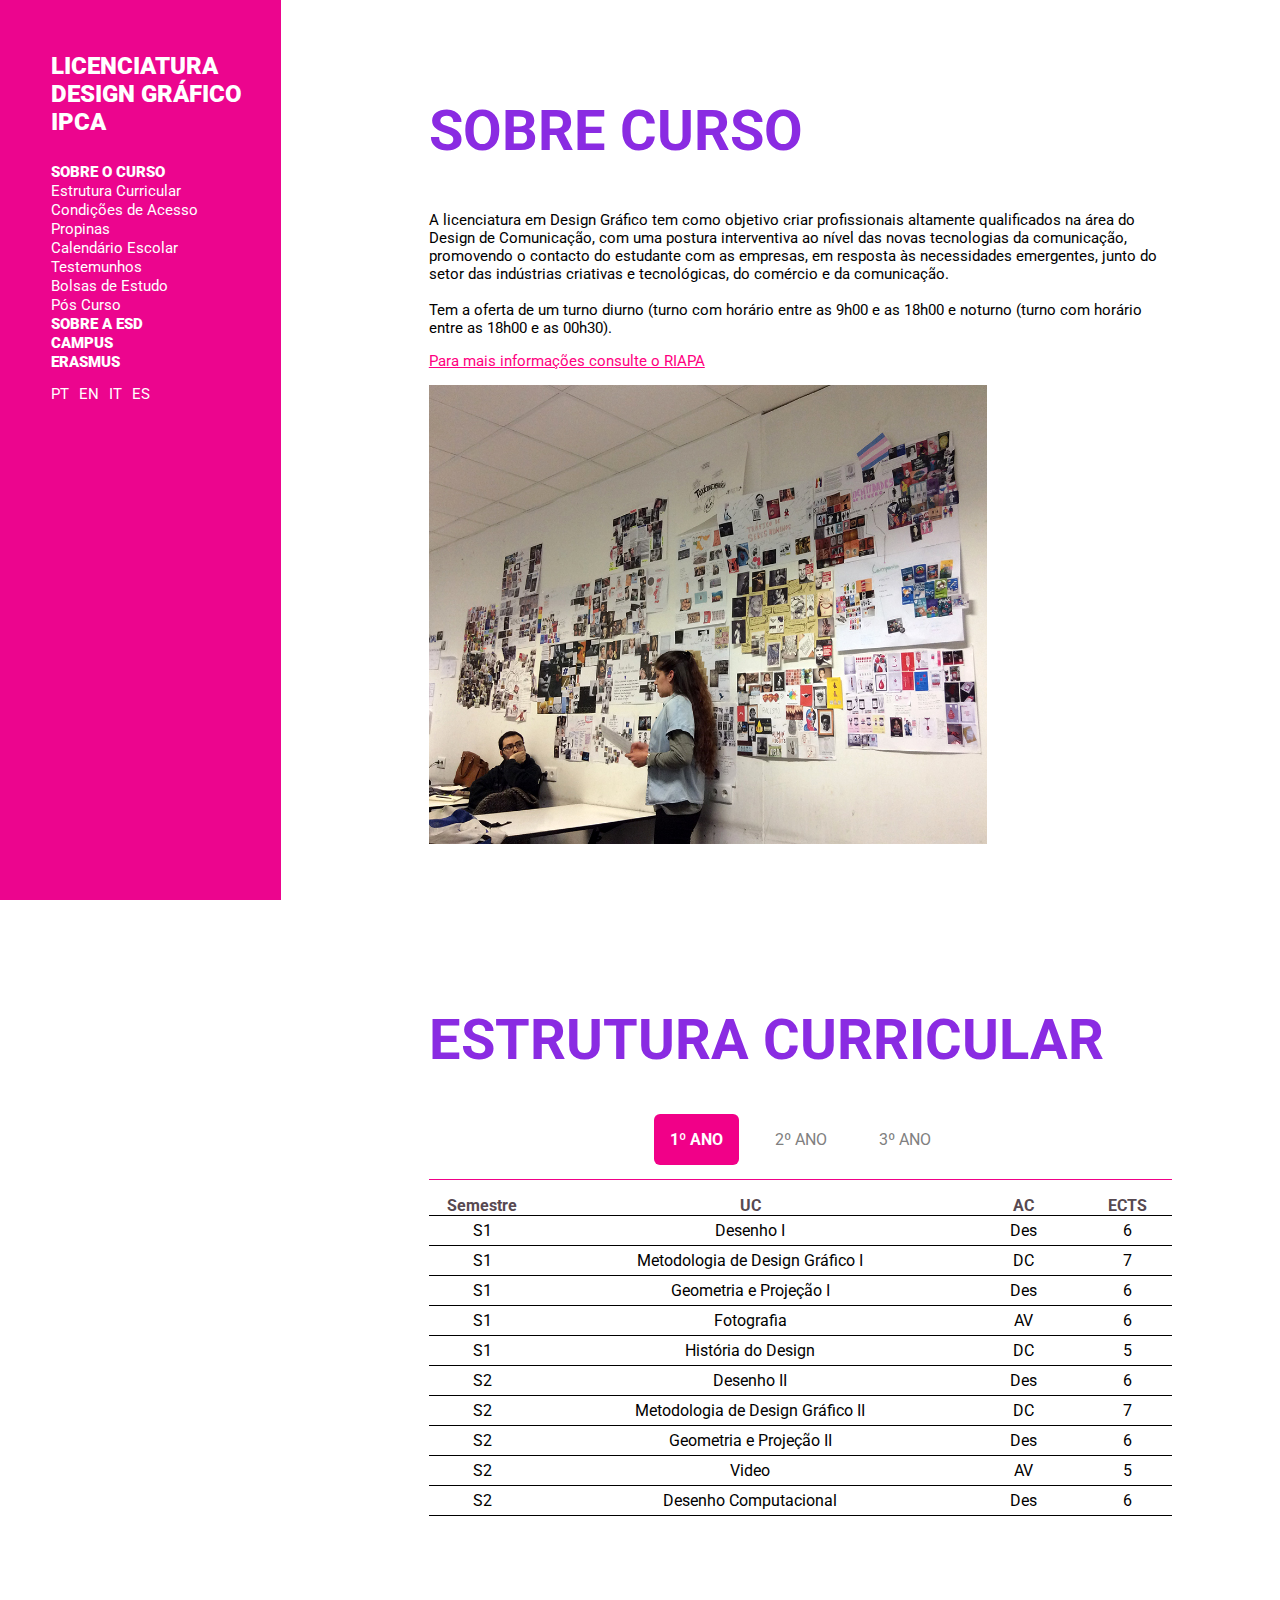
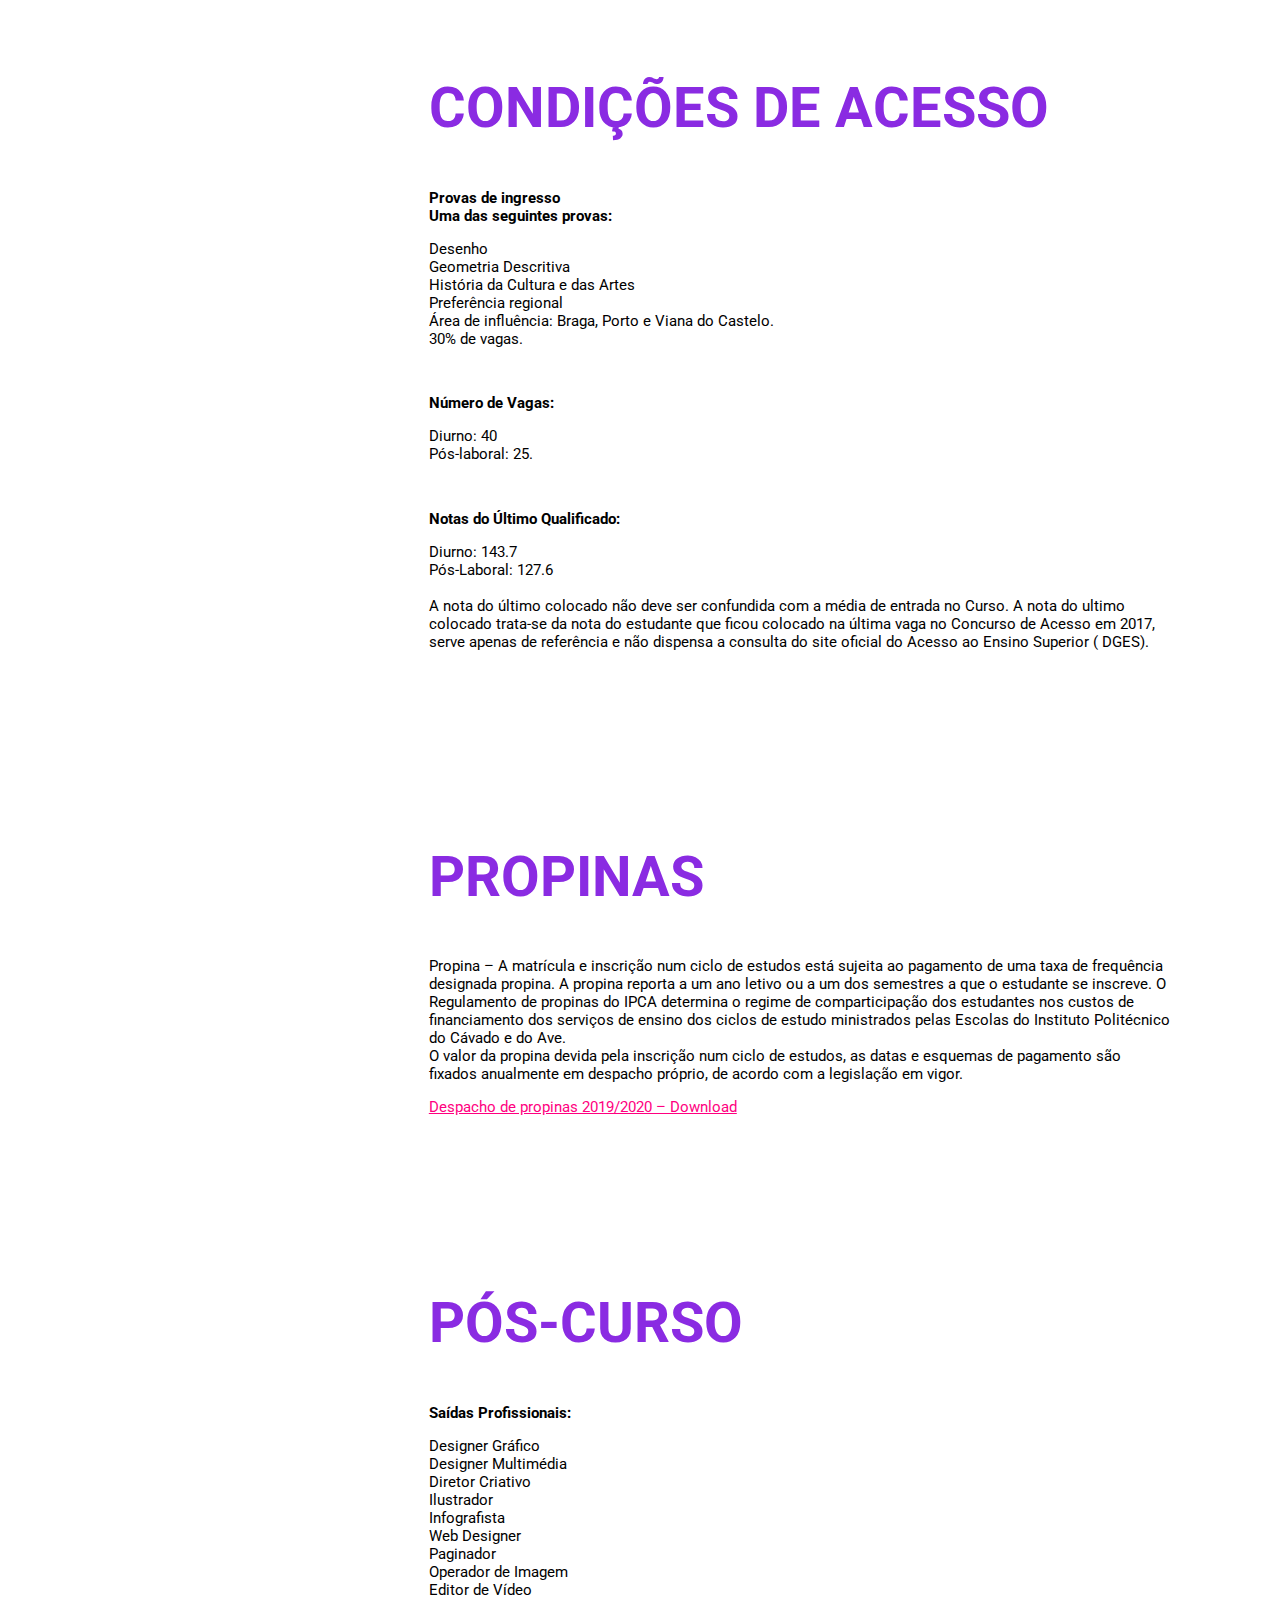
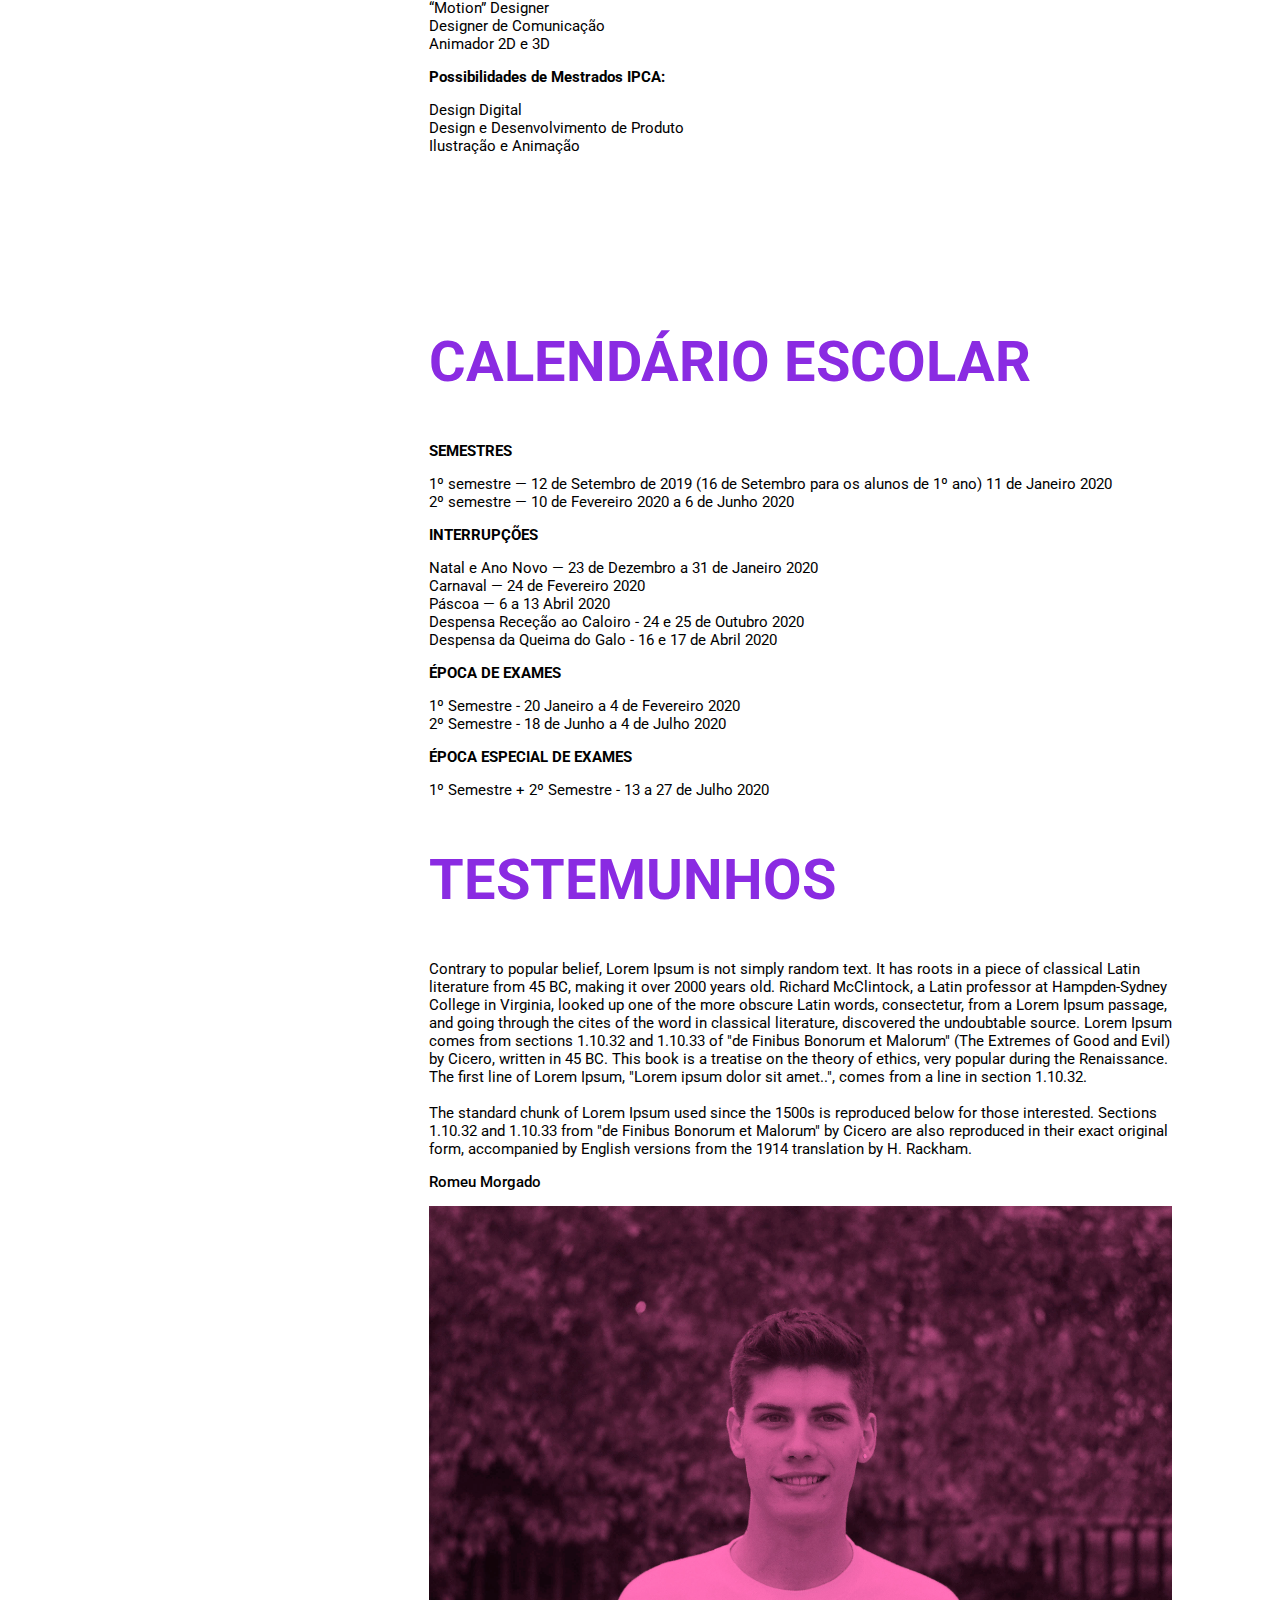
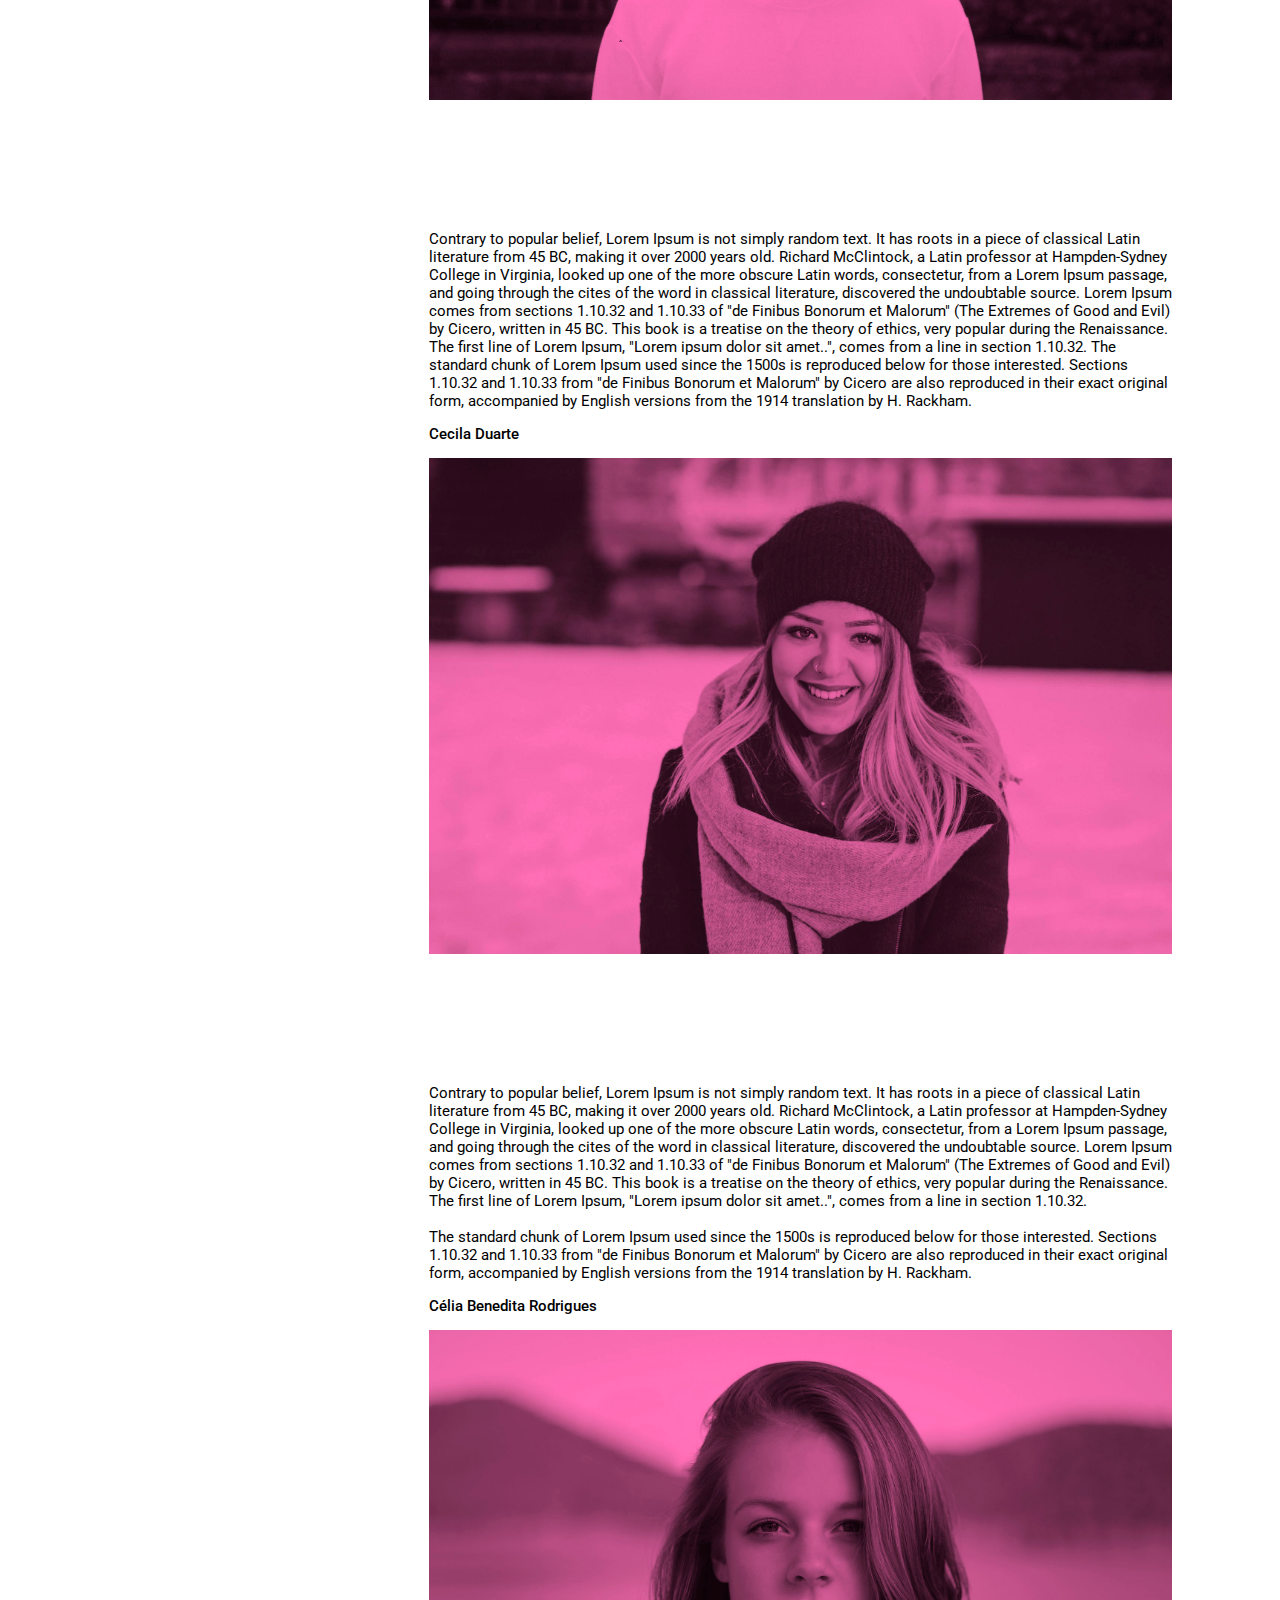
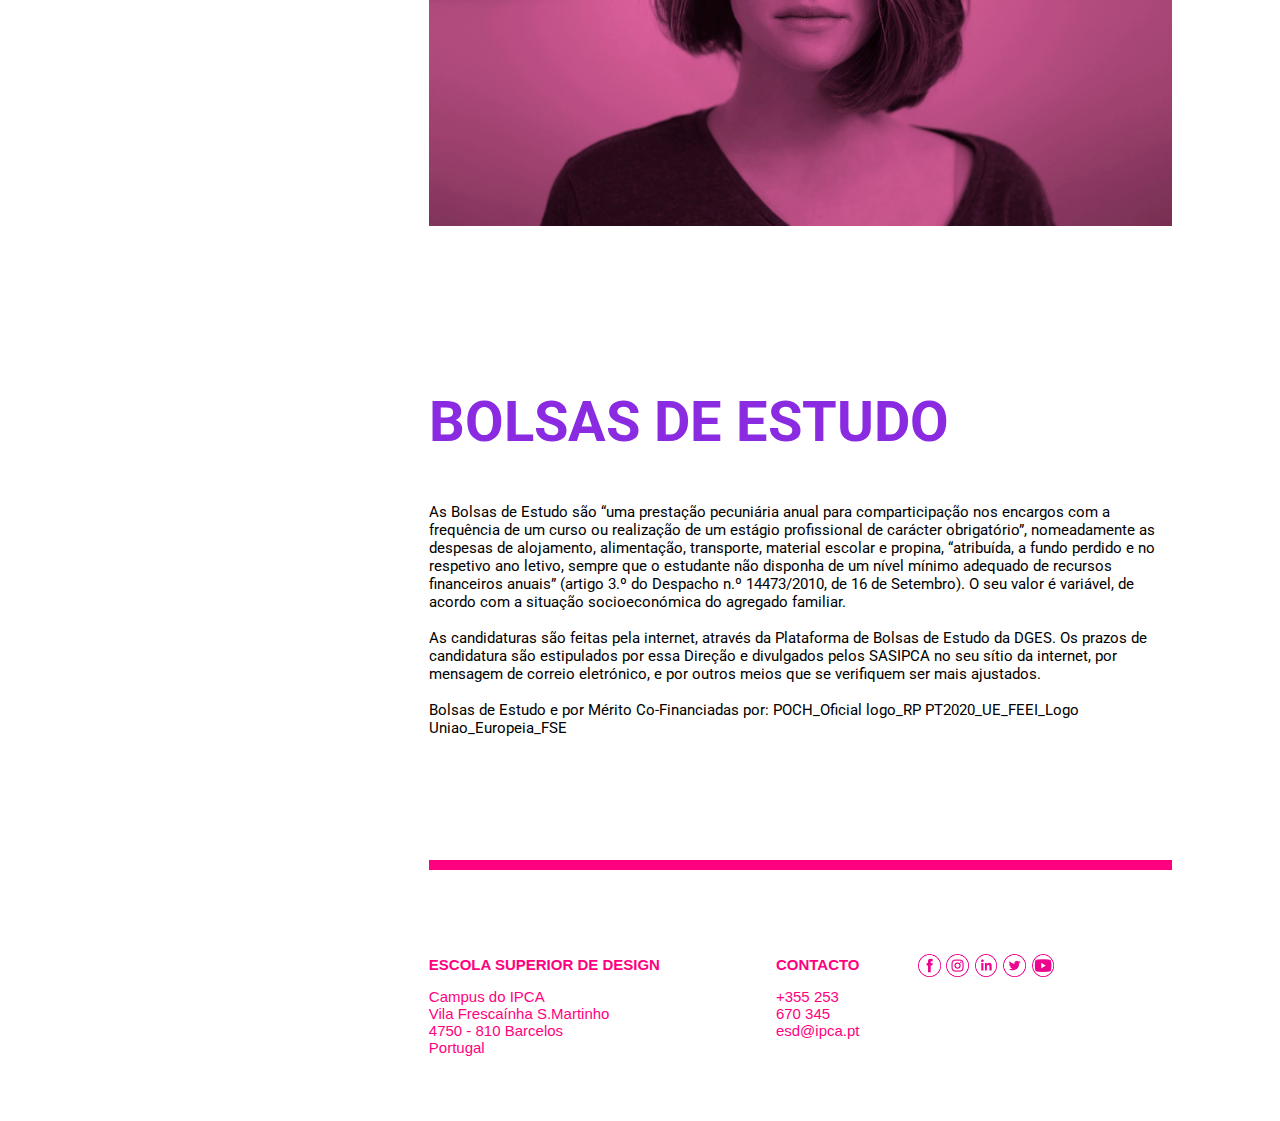
<file: sobrecurso.html>
<!DOCTYPE html>
<html lang="en">
  <head>
    <meta charset="UTF-8" />
    <meta name="viewport" content="width=device-width, initial-scale=1.0" />
    <title>Sobre Curso</title>
    <link href="css/styles.css" rel="stylesheet" />
    <link href="https://fonts.googleapis.com/css2?family=Roboto:wght@400;500;900&display=swap" rel="stylesheet">
  </head>
  <body>
    <div class="container">
      <div class="aside">
        <div class="barra">
        
        <h1 class="MenuTitle"><a href="index.html">LICENCIATURA<br>DESIGN GRÁFICO<br>IPCA</a></h1>
        <button class="menu-button">Menu</button>
      </div>
        <nav class="menu-nav">
        <ul class="MainTopics">

          <li><a href="sobrecurso.html">SOBRE O CURSO</a>
            <ul class="topic menu_active">
              <li><a href="#Estrutura">Estrutura Curricular</a></li>
              <li><a href="#Condicoes">Condições de Acesso</a></li>
              <li><a href="#Propinas">Propinas</a></li>
              <li><a href="#Calendario">Calendário Escolar</a></li>
              <li><a href="#Testemunhos">Testemunhos</a></li>
              <li><a href="#Bolsas">Bolsas de Estudo</a></li>
              <li><a href="#Pos">Pós Curso</a></li>
            </ul>
          </li>

          <li><a href="sobre_esd.html">SOBRE A ESD</a>
            <ul class="topic">
              <li><a href="#Biografia">Biografia ESD</a></li>
              <li><a href="#Organograma">Organograma</a></li>
              <li><a href="#Docentes">Docentes</a></li>
              <li><a href="#Horario">Horário de Serviço</a></li>
            </ul>
          </li>


          <li><a href="campus.html">CAMPUS</a>
            <ul class="topic">
              <li><a href="#Mapa">Mapa</a></li>
              <li><a href="#Horario">Horário</a></li>
              <li><a href="#Servicos">Serviços</a></li>
              <li><a href="#Alojamento">Alojamento</a></li>
            </ul>
          </li>

          <li><a href="erasmus.html">ERASMUS</a>
            <ul class="topic">
              <li><a href="#Estudos">Estudos</a></li>
              <li><a href="#Estagios">Estágios</a></li>
              <li><a href="#Testemunhos1">Testemunhos</a></li>
            </ul>
          </li>
  
        
        <li>
         <ul class="linguas">
         <li><a href="">PT</a></li>
         <li><a href="">EN</a></li>
         <li><a href="">IT</a></li>
         <li><a href="">ES</a></li>
         </ul>
       </li>
        </ul>
        </nav>

    </div>

      <div class="main">
        <h1>SOBRE CURSO</h1>
        <div class="sobrecursocontainer">
          
        <div class="sobrecursotxt">
        
        <p>
          A licenciatura em Design Gráfico tem como objetivo criar profissionais
          altamente qualificados na área do Design de Comunicação, com uma
          postura interventiva ao nível das novas tecnologias da comunicação,
          promovendo o contacto do estudante com as empresas, em resposta às
          necessidades emergentes, junto do setor das indústrias criativas e
          tecnológicas, do comércio e da comunicação.
          <br>
          <br />Tem a oferta de um turno diurno (turno com horário entre as 9h00
          e as 18h00 e noturno (turno com horário entre as 18h00 e as 00h30).
        </p>
        <!-- check boxs -->
        <p><a href="https://ipca.pt/estudantes/provedor-do-estudante/regulamentos/">Para mais informações consulte o RIAPA</a></p>
      </div>
        <!-- falta imagem da esquerda -->
<div class="imgcurso">
  <img src="pics/sobreCurso.jpg" alt="Sobre o Curso"/>
</div>
    </div>

    <div class="container1">
        <h1 id="Estrutura">ESTRUTURA CURRICULAR</h1>

        <div class="tabelas">
          <ul class="tabs-menu">
            <li ><a href="#tab1" class="tab-button active">1º ANO</a></li>
            <li ><a href="#tab2" class="tab-button">2º ANO</a></li>
            <li ><a href="#tab3" class="tab-button">3º ANO</a></li>
          </ul>
          <!-- 1 ano -->
          <div id="tab1" class="tab-content tab-active">
            <table class="table1">
              <!-- tr linha -->
              <tr class="linha1">
                <!-- linha 1 -->
    
                  <!-- td coluna -->
                  <th class="title">Semestre</th>
                  <th class="title">UC</th>
                  <th class="title">AC</th>
                  <th class="title">ECTS</th>
       
              </tr>
              <tr>
                <!-- linha 2 -->

                <!-- td coluna -->
                <td class="celula1">S1</td>
                <td class="celula2">Desenho I</td>
                <td class="celula3">Des</td>
                <td class="celula4">6</td>
              </tr>
              <tr>
                <!-- linha 3 -->

                <!-- td coluna -->
                <td class="celula1">S1</td>
                <td class="celula2">Metodologia de Design Gráfico I</td>
                <td class="celula3">DC</td>
                <td class="celula4">7</td>
              </tr>
              <tr>
                <!-- linha 4 -->

                <!-- td coluna -->
                <td class="celula1">S1</td>
                <td class="celula2">Geometria e Projeção I</td>
                <td class="celula3">Des</td>
                <td class="celula4">6</td>
              </tr>

              <tr>
                <!-- linha 5 -->

                <!-- td coluna -->
                <td class="celula1">S1</td>
                <td class="celula2">Fotografia</td>
                <td class="celula3">AV</td>
                <td class="celula4">6</td>
              </tr>
              
              <tr>
                <!-- linha 5 -->

                <!-- td coluna -->
                <td class="celula1">S1</td>
                <td class="celula2">História do Design</td>
                <td class="celula3">DC</td>
                <td class="celula4">5</td>
              </tr>
              <tr>
                <!-- linha 6 -->

                <!-- td coluna -->
                <td class="celula1">S2</td>
                <td class="celula2">Desenho II</td>
                <td class="celula3">Des</td>
                <td class="celula4">6</td>
              </tr>
              <tr>
                <!-- linha 7 -->

                <!-- td coluna -->
                <td class="celula1">S2</td>
                <td class="celula2">Metodologia de Design Gráfico II</td>
                <td class="celula3">DC</td>
                <td class="celula4">7</td>
              </tr>
              <tr>
                <!-- linha 8 -->

                <!-- td coluna -->
                <td class="celula1">S2</td>
                <td class="celula2">Geometria e Projeção II</td>
                <td class="celula3">Des</td>
                <td class="celula4">6</td>
              </tr>
              <tr>
                <!-- linha 9 -->

                <!-- td coluna -->
                <td class="celula1">S2</td>
                <td class="celula2">Video</td>
                <td class="celula3">AV</td>
                <td class="celula4">5</td>
              </tr>
              <tr>
                <!-- linha 10 -->

                <!-- td coluna -->
                <td class="celula1">S2</td>
                <td class="celula2">Desenho Computacional</td>
                <td class="celula3">Des</td>
                <td class="celula4">6</td>
              </tr>
            </table>
          </div>
          <!-- 2 ano -->
          <div id="tab2" class="tab-content">
            <table class="table2">
              <!-- tr linha -->
              <tr class="linha1">
                <!-- linha 1 -->
   
                  <!-- td coluna -->
                  <th class="title">Semestre</th>
                  <th class="title">UC</th>
                  <th class="title">AC</th>
                  <th class="title">ECTS</th>

              </tr>
              <tr>
                <!-- linha 2 -->

                <!-- td coluna -->
                <td class="celula1">S1</td>
                <td class="celula2">Projeto de Design Gráfico I</td>
                <td class="celula3">DC</td>
                <td class="celula4">6</td>
              </tr>
              <tr>
                <!-- linha 3 -->

                <!-- td coluna -->
                <td class="celula1">S1</td>
                <td class="celula2">Tipografia</td>
                <td class="celula3">DC</td>
                <td class="celula4">7</td>
              </tr>
              <tr>
                <!-- linha 4 -->

                <!-- td coluna -->
                <td class="celula1">S1</td>
                <td class="celula2">Ilustração I</td>
                <td class="celula3">Des</td>
                <td class="celula4">6</td>
              </tr>

              <tr>
                <!-- linha 5 -->

                <!-- td coluna -->
                <td class="celula1">S1</td>
                <td class="celula2">Desenho Computacional II</td>
                <td class="celula3">Des</td>
                <td class="celula4">6</td>
              </tr>
              <tr>
                <!-- linha 6 -->

                <!-- td coluna -->
                <td class="celula1">S1</td>
                <td class="celula2">Teoria e Critica do Design</td>
                <td class="celula3">DC</td>
                <td class="celula4">5</td>
              </tr>
              <tr>
                <!-- linha 7 -->

                <!-- td coluna -->
                <td class="celula1">S2</td>
                <td class="celula2">Projeto de Design Gráfico II</td>
                <td class="celula3">DC</td>
                <td class="celula4">6</td>
              </tr>
              <tr>
                <!-- linha 8 -->

                <!-- td coluna -->
                <td class="celula1">S2</td>
                <td class="celula2">Design Editorial</td>
                <td class="celula3">DC</td>
                <td class="celula4">7</td>
              </tr>
              <tr>
                <!-- linha 9 -->

                <!-- td coluna -->
                <td class="celula1">S2</td>
                <td class="celula2">Ilustração II</td>
                <td class="celula3">Des</td>
                <td class="celula4">6</td>
              </tr>
              <tr>
                <!-- linha 10 -->

                <!-- td coluna -->
                <td class="celula1">S2</td>
                <td class="celula2">Desenho Computacional 3D</td>
                <td class="celula3">AV</td>
                <td class="celula4">5</td>
              </tr>
              <tr>
                <!-- linha 11 -->

                <!-- td coluna -->
                <td class="celula1">S2</td>
                <td class="celula2">Cor e Perceção Visual</td>
                <td class="celula3">Des</td>
                <td class="celula4">6</td>
              </tr>
            </table>
          </div>
          <!-- 3 ano -->
          <div id="tab3" class="tab-content">
            <table class="table3">
              <!-- tr linha -->
              <tr class="linha1">
                <!-- linha 1 -->
            
                  <!-- td coluna -->
                  <th class="title">Semestre</th>
                  <th class="title">UC</th>
                  <th class="title">AC</th>
                  <th class="title">ECTS</th>
     
              </tr>
              <tr>
                <!-- linha 2 -->

                <!-- td coluna -->
                <td class="celula1">S1</td>
                <td class="celula2">Projeto de Design Gráfico III</td>
                <td class="celula3">DC</td>
                <td class="celula4">9</td>
              </tr>
              <tr>
                <!-- linha 3 -->

                <!-- td coluna -->
                <td class="celula1">S1</td>
                <td class="celula2">Produção Gráfica</td>
                <td class="celula3">DC</td>
                <td class="celula4">6</td>
              </tr>
              <tr>
                <!-- linha 4 -->

                <!-- td coluna -->
                <td class="celula1">S1</td>
                <td class="celula2">Semiotica da Imagem</td>
                <td class="celula3">DC</td>
                <td class="celula4">5</td>
              </tr>

              <tr>
                <!-- linha 5 -->

                <!-- td coluna -->
                <td class="celula1">S1</td>
                <td class="celula2">Sociologia da Comunicação</td>
                <td class="celula3">GE</td>
                <td class="celula4">4</td>
              </tr>
              <tr>
                <!-- linha 6 -->

                <!-- td coluna -->
                <td class="celula1">S1</td>
                <td class="celula2">Design Multimédia I</td>
                <td class="celula3">AV</td>
                <td class="celula4">6</td>
              </tr>
              <tr>
                <!-- linha 7 -->

                <!-- td coluna -->
                <td class="celula1">S2</td>
                <td class="celula2">Anteprojeto de Design Gráfico</td>
                <td class="celula3">DC</td>
                <td class="celula4">13</td>
              </tr>
              <tr>
                <!-- linha 8 -->

                <!-- td coluna -->
                <td class="celula1">S2</td>
                <td class="celula2">Produção Audio Visual</td>
                <td class="celula3">AV</td>
                <td class="celula4">6</td>
              </tr>
              <tr>
                <!-- linha 9 -->

                <!-- td coluna -->
                <td class="celula1">S2</td>
                <td class="celula2">Design de Multimédia II</td>
                <td class="celula3">AV</td>
                <td class="celula4">6</td>
              </tr>
              <tr>
                <!-- linha 10 -->

                <!-- td coluna -->
                <td class="celula1">S2</td>
                <td class="celula2">Marketing e Empreendedorismo</td>
                <td class="celula3">ME</td>
                <td class="celula4">5</td>
              </tr>
            </table>
          </div>
        </div>
      </div>

        <div class="container1">
          <h1 id="Condicoes">CONDIÇÕES DE ACESSO</h1>
          <h2>
            Provas de ingresso <br />
            Uma das seguintes provas:
          </h2>
          <p>
            Desenho <br />
            Geometria Descritiva<br />
            História da Cultura e das Artes<br />
            Preferência regional<br />
            Área de influência: Braga, Porto e Viana do Castelo.<br />
            30% de vagas.
          </p>
          <br />

          <h2>Número de Vagas:</h2>
          <p>
            Diurno: 40<br />
            Pós-laboral: 25.
          </p>
          <br />
          <h2>Notas do Último Qualificado:</h2>
          <p>
            Diurno: 143.7 <br />
            Pós-Laboral: 127.6 <br />
            <br>
            A nota do último colocado não deve ser confundida com a média de
            entrada no Curso. A nota do ultimo colocado trata-se da nota do
            estudante que ficou colocado na última vaga no Concurso de Acesso em
            2017, serve apenas de referência e não dispensa a consulta do site
            oficial do Acesso ao Ensino Superior ( DGES).
          </p>
          <br />
        </div>

        <div class="container1">
          <h1 id="Propinas">PROPINAS</h1>
          <p>
            Propina – A matrícula e inscrição num ciclo de estudos está sujeita
            ao pagamento de uma taxa de frequência designada propina. A propina
            reporta a um ano letivo ou a um dos semestres a que o estudante se
            inscreve. O Regulamento de propinas do IPCA determina o regime de
            comparticipação dos estudantes nos custos de financiamento dos
            serviços de ensino dos ciclos de estudo ministrados pelas Escolas do
            Instituto Politécnico do Cávado e do Ave.
            <br />
            O valor da propina devida pela inscrição num ciclo de estudos, as
            datas e esquemas de pagamento são fixados anualmente em despacho
            próprio, de acordo com a legislação em vigor.
          </p>
          <p><a href="https://ipca.pt/sa/propinas-e-emolumentos/" target="_blank"> Despacho de propinas 2019/2020 – Download</a></p>
        </div>

        <div class="container1">
          <h1 id="Pos">PÓS-CURSO</h1>
          <h2>Saídas Profissionais:</h2>
          <p>
            Designer Gráfico <br />
            Designer Multimédia<br />
            Diretor Criativo<br />
            Ilustrador<br />
            Infografista<br />
            Web Designer<br />
            Paginador<br />
            Operador de Imagem<br />
            Editor de Vídeo<br />
            “Motion” Designer<br />
            Designer de Comunicação<br />
            Animador 2D e 3D<br />
          </p>

          <h2>Possibilidades de Mestrados IPCA:</h2>
          <p>
            Design Digital<br />
            Design e Desenvolvimento de Produto<br />
            Ilustração e Animação<br />
          </p>

        </div>

          <h1 id="Calendario">CALENDÁRIO ESCOLAR </h1>
          <h2>SEMESTRES</h2>
          <p>1º semestre — 12 de Setembro de 2019 (16 de Setembro para os alunos de 1º ano) 11 de Janeiro 2020<br>
          2º semestre — 10 de Fevereiro 2020 a 6 de Junho 2020</p>
          
          <h2>INTERRUPÇÕES</h2>
          <p>Natal e Ano Novo — 23 de Dezembro a 31 de Janeiro 2020<br>
          Carnaval — 24 de Fevereiro 2020<br>
          Páscoa — 6 a 13 Abril 2020<br>
          Despensa Receção ao Caloiro - 24 e 25 de Outubro 2020<br>
          Despensa da Queima do Galo - 16 e 17 de Abril 2020 </p>
          
          <h2>ÉPOCA DE EXAMES</h2>
          <p>1º Semestre - 20 Janeiro a 4 de Fevereiro 2020<br>
          2º Semestre - 18 de Junho a 4 de Julho 2020</p>
          
          <h2>ÉPOCA ESPECIAL DE EXAMES</h2>
          <p>1º Semestre + 2º Semestre - 13 a 27 de Julho 2020</p>

        
        <div class="container1">  
          <h1 id="Testemunhos">TESTEMUNHOS</h1>
          <p>Contrary to popular belief, Lorem Ipsum is not simply 
            random text. It has roots in a piece of classical Latin 
            literature from 45 BC, making it over 2000 years old. 
            Richard McClintock, a Latin professor at Hampden-Sydney 
            College in Virginia, looked up one of the more obscure 
            Latin words, consectetur, from a Lorem Ipsum passage, and 
            going through the cites of the word in classical literature, 
            discovered the undoubtable source. Lorem Ipsum comes from 
            sections 1.10.32 and 1.10.33 of "de Finibus Bonorum et 
            Malorum" (The Extremes of Good and Evil) by Cicero, written 
            in 45 BC. This book is a treatise on the theory of ethics, 
            very popular during the Renaissance. The first line of Lorem 
            Ipsum, "Lorem ipsum dolor sit amet..", comes from a line in 
            section 1.10.32. <br><br>

            The standard chunk of Lorem Ipsum used since the 1500s is 
            reproduced below for those interested. Sections 1.10.32 and 
            1.10.33 from "de Finibus Bonorum et Malorum" by Cicero are 
            also reproduced in their exact original form, accompanied by 
            English versions from the 1914 translation by H. Rackham.
            </p>
          <p class="nomes">Romeu Morgado</p>
<!-- foto do moço -->
<img src="pics/romeu.jpg" alt="romeu"/>
          </div>

          <div class="container1">

<p>Contrary to popular belief, Lorem Ipsum is not simply 
  random text. It has roots in a piece of classical Latin 
  literature from 45 BC, making it over 2000 years old. 
  Richard McClintock, a Latin professor at Hampden-Sydney 
  College in Virginia, looked up one of the more obscure 
  Latin words, consectetur, from a Lorem Ipsum passage, and 
  going through the cites of the word in classical literature, 
  discovered the undoubtable source. Lorem Ipsum comes from 
  sections 1.10.32 and 1.10.33 of "de Finibus Bonorum et 
  Malorum" (The Extremes of Good and Evil) by Cicero, written 
  in 45 BC. This book is a treatise on the theory of ethics, 
  very popular during the Renaissance. The first line of Lorem 
  Ipsum, "Lorem ipsum dolor sit amet..", comes from a line in 
  section 1.10.32.

  The standard chunk of Lorem Ipsum used since the 1500s is 
  reproduced below for those interested. Sections 1.10.32 and 
  1.10.33 from "de Finibus Bonorum et Malorum" by Cicero are 
  also reproduced in their exact original form, accompanied by 
  English versions from the 1914 translation by H. Rackham.
  </p>
  <p class="nomes">Cecila Duarte</p>

<!-- foto da moça -->
<img src="pics/cecilia.jpg" alt="cecilia"/>

</div>

<div class="container1">

<p>Contrary to popular belief, Lorem Ipsum is not simply 
  random text. It has roots in a piece of classical Latin 
  literature from 45 BC, making it over 2000 years old. 
  Richard McClintock, a Latin professor at Hampden-Sydney 
  College in Virginia, looked up one of the more obscure 
  Latin words, consectetur, from a Lorem Ipsum passage, and 
  going through the cites of the word in classical literature, 
  discovered the undoubtable source. Lorem Ipsum comes from 
  sections 1.10.32 and 1.10.33 of "de Finibus Bonorum et 
  Malorum" (The Extremes of Good and Evil) by Cicero, written 
  in 45 BC. This book is a treatise on the theory of ethics, 
  very popular during the Renaissance. The first line of Lorem 
  Ipsum, "Lorem ipsum dolor sit amet..", comes from a line in 
  section 1.10.32. <br><br>

  The standard chunk of Lorem Ipsum used since the 1500s is 
  reproduced below for those interested. Sections 1.10.32 and 
  1.10.33 from "de Finibus Bonorum et Malorum" by Cicero are 
  also reproduced in their exact original form, accompanied by 
  English versions from the 1914 translation by H. Rackham.
  </p>
  <p class="nomes">Célia Benedita Rodrigues</p>
  <!-- foto da moça -->
  <img src="pics/celia.jpg" alt="celia"/>

</div>

  <h1 id="Bolsas">BOLSAS DE ESTUDO </h1>
  <p>As Bolsas de Estudo são “uma prestação pecuniária anual para 
    comparticipação nos encargos com a frequência de um curso ou 
    realização de um estágio profissional de carácter obrigatório”, 
    nomeadamente as despesas de alojamento, alimentação, transporte, 
    material escolar e propina, “atribuída, a fundo perdido e no 
    respetivo ano letivo, sempre que o estudante não disponha de 
    um nível mínimo adequado de recursos financeiros anuais” 
    (artigo 3.º do Despacho n.º 14473/2010, de 16 de Setembro). 
    O seu valor é variável, de acordo com a situação socioeconómica 
    do agregado familiar.<br><br>

    As candidaturas são feitas pela internet, através da Plataforma 
    de Bolsas de Estudo da DGES. Os prazos de candidatura são 
    estipulados por essa Direção e divulgados pelos SASIPCA no seu 
    sítio da internet, por mensagem de correio eletrónico, e por 
    outros meios que se verifiquem ser mais ajustados.<br><br>
    
    Bolsas de Estudo e por Mérito Co-Financiadas por:
    POCH_Oficial	   logo_RP	PT2020_UE_FEEI_Logo	Uniao_Europeia_FSE</p>


        
      </div>

      <footer>
        <hr>
        <div class="site_footer">
             
          <div class="row">        
                <div class="esd">
                  <h2>ESCOLA SUPERIOR DE DESIGN</h2>
                  <p>
                    Campus do IPCA<br>
                    Vila Frescaínha S.Martinho<br>
                    4750 - 810 Barcelos<br>
                    Portugal
                  </p>
                </div>
            

                <div class="contacto">
                  <h2>CONTACTO</h2>
                    <p>+355 253 670 345<br>
                        esd@ipca.pt
                    </p>
                </div>

                <div class="links">
        
                    <a href="https://www.facebook.com/ESD.IPCA/" target="_blank"><img src="pics/icons/fb.png" alt="Facebook"> </a>
                    <a href="https://www.instagram.com/esd.ipca/" target="_blank"><img src="pics/icons/insta.png" alt="Instagram"> </a>
                    <a href="https://pt.linkedin.com/in/paula-tavares-069a3714" target="_blank"><img src="pics/icons/linkedin.png" alt="Linked In"> </a>
                    <a href="https://twitter.com/ipca/" target="_blank"><img src="pics/icons/twt.png" alt="Twitter"> </a>
                    <a href="https://www.youtube.com/channel/UCFbcUEN9As7gJZVoeXgZouQ/" target="_blank"><img src="pics/icons/u2b.png" alt="Perfil Youtbe"> </a>
        
                </div>

          </div>
    </div>
    </footer>
    </div>

    <script src="jquery-3.5.1.min.js"></script>
    <script src="scripts.js"></script>
  </body>
</html>
</file>
<file: css/styles.css>
*{
  box-sizing: border-box;
}
html,
body {
  margin: 0;
  padding: 0;
  box-sizing: border-box;
  background: white;
  font-family: "Roboto", sans-serif;
}

/*------------------------DEFINIÇÕES GRID--------------------*/

.container {
  display: grid;
  grid-template-columns: 25% 3fr;
  grid-template-rows: auto 2fr;
  grid-template-areas: "menu body" "menu footer";
}

.aside {
  grid-area: menu;
  background-color: #ec058e;
  position: fixed;
  left: 0;
  top: 0;
  height: 100%;
  padding-left: 4%;
  padding-right: 1%;
  padding-top: 2%;
  padding-bottom: 2%;
  z-index: 1;
}

.main {
  grid-area: body;
  padding-left: 12%;
  padding-right: 12%;
  padding-top: 50px;
  padding-bottom: 50px;
}

/*--------------------------Menu-----------------------------*/


.MainTopics {
  margin: 0;
  padding: 0;
  list-style-type: none;
}

.MainTopics li a {
  font-family: "Roboto", sans-serif;
  font-size: 15px;
  font-weight: 900;
  color: white;
  text-decoration: none;
}

.MainTopics li li a {
  font-weight: 400;
}

.topic {
  font-weight: 400;
  display: none;
}

.menu_active{
  font-weight: 400;
  display: block;
}

.linguas a {
  font-family: "Roboto", sans-serif;
  font-weight: 700;
  font-size: 15px;
  color: white;
  display: inline-block;
  padding-right: 10px;
  text-decoration: white;
}

.linguas {
  padding-top: 7%;
  display: flex;
}

h1 {
  font-family: "Roboto", sans-serif;
  font-weight: 900;
  color: white;
  font-size: 150%;
  padding-top: 10px;
  padding-bottom: 10px;
}

ul {
  padding-left: 10px;
}

.MenuTitle a {
  color: white;
  font-size: 100%;
  text-decoration: none;
}

.menu-button {
  display: none;
  border-radius: 4px;
  border: 2px solid #662D91;
  padding: 7px;
  margin-top: 7px;
  margin-left: auto;
}

/*----------------------------------------------*/

/*-------------HEADER LANDING PAGE-----------------*/

.header h1{
  color: black;
  margin: 0;
  padding: 0;
}

.header{
  display: flex;
  background-image:url("../pics/homepage.jpg");
  justify-content: center;
  align-items: center;

  position: fixed;
  top: 0; 
  left: 0;
	
  /* Preserve aspet ratio */
  min-width: 100%;
  min-height: 100%;

}

.headerContent h1{
 color:white;
 font-size: 90px;
 text-align: center;
}

.MenuHome{
  display: inline-block;
  padding-top: 7%;
}

.B1{
  margin-right: 15px;
}

.B1 a{
  color:white;
  text-decoration: none;
  text-align: center;
}

.B1 h2 a{
  padding-right: 20px;
  padding-left: 20px;
  padding-top: 15px;
  padding-bottom: 15px;
}

.B1:hover{
  background-color:#ec058e;
}
/*-------------------------------------------------*/

/*-------------CONTEUDO DO MAIN (CAMPUS)------------*/

.container1 {
  padding-bottom: 15%;
}


.container4 a {
  color: #ec058e;
  text-decoration: none;
}

.main p {
  font-size: 15px;
}

.main h1 {
  font-family: "Roboto", sans-serif;
  font-weight: 900;
  color: blueviolet;
  font-weight: bold;
  font-size: 350%;
}

.main h2 {
  font-size: 15px;
}

img {
  width: 100%;
}
/*--------------------------------------------------------------------------------------------------------------*/

/*---------------------------------------- SOBRE A ESD---------------------------------------------------------- */
.container_esd {
  padding-bottom: 15%;
  display: grid;
  grid-template-columns: 1fr 1fr;
  grid-template-rows: 1fr;
}
/* --------------------------------Organograma-------------------------------------------------------------------*/

.container_organograma {
  padding-bottom: 15%;
}
/* ----------------------------------------- Corpo Docente---------------------------------------------------------*/

.aviso{
  display: none;
}

.container_corpodocente {
  padding-bottom: 15%;
}
/*  ------------------------------------------estado hover fotos---------------------------------------------------*/

.fotos_hover {
  display: flex;
  flex-wrap: wrap;
  padding-bottom: 109.3px;
}

/*----------------TESTE MARCIA AQUI-----------*/


.serejo, .paula, .albino, .nuno, .mota_teixeira, .susana, .madureira, .catarina, .jorge{
  position: relative;
  width: 30%;
}

.overlay {
  position: absolute;
  top: 0;
  bottom: 0;
  left: 0;
  right: 0;
  height: 100%;
  width: 100%;
  opacity: 0;
  transition: .5s ease;
  background-color: white;
}

.text{
  color:black;
  font-size: 15px;
  font-weight: 500;
  position: absolute;
  top: 50%;
  left: 50%;
  -webkit-transform: translate(-50%, -50%);
  -ms-transform: translate(-50%, -50%);
  transform: translate(-50%, -50%);
  text-align: center;
}

.serejo:hover .overlay {
  opacity: 50%;
}

.paula:hover .overlay {
  opacity: 50%;
}

.albino:hover .overlay {
  opacity: 50%;
}

.nuno:hover .overlay {
  opacity: 50%;
}

.mota_teixeira :hover {
  opacity: 50%;
}

.susana :hover {
  opacity: 50%;
}

.madureira :hover {
  opacity: 50%;
}

.catarina :hover {
  opacity: 50%;
}

.jorge :hover {
  opacity: 50%;
}


/* -----------------------------Sobre horario...............*/

.container_horario {
  padding-bottom: 15%;
}

.container_horario a {
  color: #ec058e;
  text-decoration: none;
}
/* ----------------------------------------- Sobre Main------------------------------------------------*/

.main p {
  font-size: 15px;
}


.main h2 {
  font-size: 15px;
}

img {
  width: 100%;
}

/* ----------------------------------------------------------------------------------------------------------- */

/* -------------------------------------------------------SOBRE O CURSO-------------------------------------- */

/*    SOBRE O CRUSO   */
.sobrecursocontainer {
  display: flex;
  padding-bottom: 15%;
}

.sobrecursotxt {
  width: 40%;
  /* text-align: justify; */
}

.imgcurso {
  width: 50%;
  right: 0;
  padding-left: 35px;
}

.nomes{
  font-weight: 500;
}

/*    TABELAS    */
.tabelas {
  background-color: white;
  /*padding: 5%;*/
}

.table1 {
  background-color: white;
  border-collapse: collapse;
  width: 80%;
  margin: 0 auto;
}
.table2 {
  background-color: white;
  border-collapse: collapse;
  width: 80%;
  margin: 0 auto;
}
.table3 {
  background-color: white;
  border-collapse: collapse;
  width: 80%;
  margin: 0 auto;
}
td,
th {
  padding: 0;
  margin: 0;
  border-bottom: 1px solid black;
}
.linha1 {
  color: #574951;
  padding-left: 20px;
  padding-right: 20px;
}
.celula1 {
  text-align: center;
  padding-top: 5px;
  padding-bottom: 5px;
  padding-left: 25px;
  padding-right: 25px;
}
.celula2 {
  text-align: center;
  padding-top: 5px;
  padding-bottom: 5px;
  padding-left: 25px;
  padding-right: 25px;
}
.celula3 {
  text-align: center;
  padding-top: 5px;
  padding-bottom: 5px;
  padding-left: 25px;
  padding-right: 25px;
}
.celula4 {
  text-align: center;
  padding-top: 5px;
  padding-bottom: 5px;
  padding-left: 25px;
  padding-right: 25px;
}

.title {
  text-align: center;
}

/*  -----------  BOTOES TABELAS  -----------  */
.tabs-menu {
  padding-left: 20px;
  padding-right: 20px;
  padding-bottom: 20px;
  border-bottom: 1px solid #f10088;
  display: flex;
  flex-direction: row;
  justify-content: center;
  align-items: center;
}
.tabs-menu a {
  text-decoration: none;
  padding: 15px;
  border: 1.5px solid transparent;
  color: gray;
}

.tabs-menu li {
  display: inline;
  text-decoration: none;
  margin: 10px;
}

.tabs-menu li :hover {
  background-color: rgb(242, 242, 242);
  border-radius: 6px;
  border: 1.5px solid #f10088;
}

.tab-content {
  display: none;
}

.tab-active {
  display: block;
}

.tabs-menu .active {
  background-color: #f10088;
  font-weight: bold;
  color: white;
  text-decoration: none;
  padding: 15px;
  border-radius: 6px;
}
.tabs-menu .active:hover {
  background-color: #f10088;
  font-weight: bold;
  color: white;
  text-decoration: none;
  padding: 15px;
  border-radius: 6px;
}

/* ---------------------------------------------------------------------------------------------------------- */

/* ------------------FOOTER-------------------------*/

footer {
  grid-area: footer;
  background-color: white;
  padding-left: 12%;
  padding-right: 12%;
  padding-top: 50px;
  padding-bottom: 50px;
}

.site_footer {
  background-color: white;
  display: flex;
  list-style: none;
  text-decoration: none;
  font-family: "Josefin Sans", sans-serif;
}

.row {
  display: grid;
  color: rgb(255, 0, 128);
  grid-template-rows: 1fr;
  grid-template-columns: 55% 1fr 1fr;
  padding-left: 0px;
}
.contacto {
  margin-right: 50px;
  color:rgb(255, 0, 128);
}

.esd {
  padding-left: 0px;
  margin-left: 0;
  padding-right: 22%;
}
hr {
  border: 5px solid rgb(255, 0, 128);
  background-color: rgb(255, 0, 128);
  margin-bottom: 10%;
}
ul {
  padding-left: 0;
  padding-top: 0px;
  list-style-type: none;
}
a {
  color: rgb(255, 0, 128);
}

.links {
  display: flex;
  margin-top: 7%;
  justify-items: right;
}

/* ------------------------------------------------------ */


/* 375px aka Mobile */

@media (max-width: 500px) {
  .container {
    grid-template-columns: 1fr;
    grid-row: 15% auto 1fr;
    grid-gap: 0;
    grid-template-areas: "menu" "body" "footer";
    margin: 0;
    padding: 0;
  }

  .container_esd{
    display: block;
  }

  /*-------------HEADER LANDING PAGE-----------------*/


.headerContent h1{
 color:white;
 font-size: 200%;
}

.MenuHome{
  display: block;
  text-align: center;
  padding-left: 9%;
  padding-top: 20%;
}

.B1{
  border:0;
}


.B1 h2 a{
  font-size: 19px;
}

/*-------------------------------------------------*/

  /*------------ Menu -------------*/
  .aside {
    background: #ec058e;
    grid-area: menu;
    position: fixed;
    left: 0;
    top: 0;
    height: 10%;
    width: 100%;
    padding-top: 5px;
    padding-left: 20px;
  }


  .menu-nav {
    display: none;
    position: fixed;
     background-color: #ec058e;
     width: 100%;
     height: 100%;
     top: 10%;
     bottom: 0;
     left: 0;
     padding-top: 20px ;
     padding-left: 20px;
  }
  .menu-active{
    display: block;
  }


  .MainTopics li a {
    margin-right: 10 px;
  }
 

  .menu-button {
    display: block;
  }


  .barra{
    display: flex;
    justify-content: space-between;
    align-items: flex-start;
    padding-right: 5%;
  }

  .MenuTitle {
    font-size: 10px;
    padding-top: 0;
  }

  .row {
    display: block;
  }


  .main {
    padding-top: 30%;
    padding-left: 7%;
    padding-right: 7%;
  }

  .main h1 {
    font-size: 30px;
  }

  .main p {
    font-size: 11px;
    line-height: 1.5;
  }

  /*SOBRE CURSO*/

  .sobrecursocontainer {
    display: block;
  }

  .sobrecursocontainer img {
    width: 150%;
  }

  .sobrecursotxt {
    width: 100%;
  }

  .celula2 {
    padding-left: 0;
    padding-right: 0;
    text-align: center;
  }

  .tabs-menu {
    padding-right: 0;
    padding-left: 0;
  }
  .tabelas {
    padding: 0;
  }

  table {
    font-size: 13px;
  }

  .tabs-menu a{
      padding: 0;
  }

  /*DOCENTES*/

.aviso{
  display: block;
}

.serejo, .paula, .albino, .nuno, .mota_teixeira, .susana, .madureira, .catarina, .jorge{
  position: relative;
  width: 50%;
}

.fotos_hover{
  display: flex;
}

  /*FOOTER*/

  .links img {
    width: 50%;
  }

  .links a {
    padding: 0;
  }

  .site_footer h2 {
    font-size: 15px;
  }

  .site_footer p {
    font-size: 11px;
  }

  footer{
    padding-left: 7%;
    padding-right: 7%;
  }
}

/* 768px aka Tablet */

@media (min-width: 768px) {  
 
  .container {
    display: grid;
    grid-template-columns: 30% 3fr;
    grid-template-rows: auto 2fr;
    grid-template-areas: "menu body" "menu footer";
  }

  /*HOME PAGE HEADER*/

   
   .MenuHome{
     display: block;
     text-align: center;
     align-items: center;
   }
   
   .B1{
     border: 1.5px solid white;
     align-self: center;
     border: none;
   }
   
   
   .B1 h2 a{
     padding-right: 20px;
     padding-left: 20px;
     padding-top: 15px;
     padding-bottom: 15px;
   }

  /*----------------*/

   /*SOBRE CURSO*/
 .sobrecursocontainer {
    display: block;
  }

  .imgcurso{
    padding-left: 0;
  }

  .sobrecursocontainer img {
    width: 150%;
  }

  .sobrecursotxt {
    width: 100%;
  }

  .aside{
    padding-right: 3%;
    
  }

  .table1{
    width: 100%;
  }
  .table2{
    width: 100%;
  }
  .table3{
    width: 100%;
  }


  .aviso{
    display: block;
  }

  .container_esd{
    display: block;
  }
  
  /*----------FOOTER---------------*/

  .row{
    display: block;
  }

  .links img {
    width: 80%;
  }

  /*-------------------------------*/

}

@media (min-width: 1025px) {
  .MenuHome{
    display: flex;
  }

  .main{
    padding-left: 5%;
  }

  footer{
    padding-left: 5%;
  }

  .container_esd{
    display: grid;
  }

  .row{
    display: grid;
  }
  
  .row h2{
    font-size: 15px;
  }

  .row p{
    font-size: 15px;
  }

  .aviso{
    display: none;
  }

}
</file>
